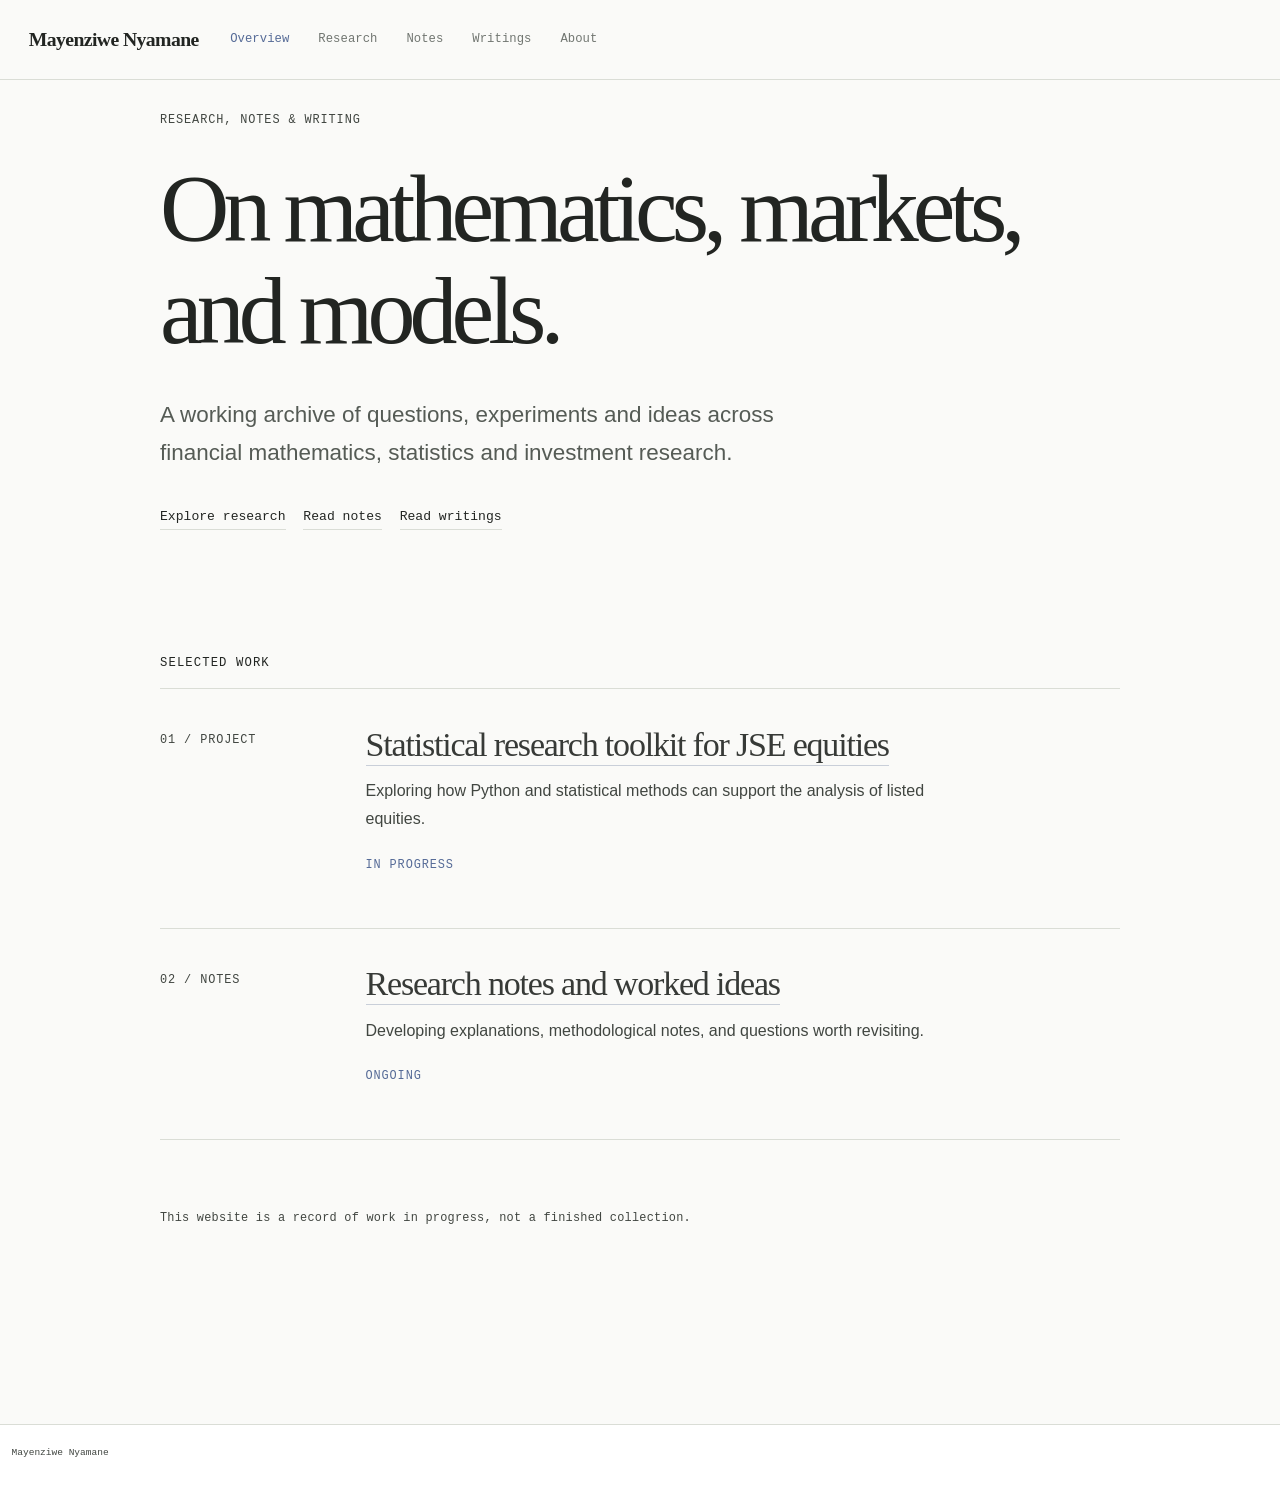
<file: index.html>
<!DOCTYPE html>
<html xmlns="http://www.w3.org/1999/xhtml" lang="en" xml:lang="en"><head>

<meta charset="utf-8">
<meta name="generator" content="quarto-1.11.9">

<meta name="viewport" content="width=device-width, initial-scale=1.0, user-scalable=yes">


<title>Overview – Mayenziwe Nyamane</title>
<style>
/* Default styles provided by pandoc.
** See https://pandoc.org/MANUAL.html#variables-for-html for config info.
*/
span.smallcaps{font-variant: small-caps;}
div.columns{display: flex; gap: 1.5em;}
div.column{flex: auto;}
@media screen {
div.columns{gap: min(4vw, 1.5em);}
div.column{overflow-x: auto;}
}
div.hanging-indent{margin-left: 1.5em; text-indent: -1.5em;}
ul.task-list{list-style: none;}
ul.task-list li input[type="checkbox"] {
  width: 0.8em;
  margin: 0 0.8em 0.2em -1em; /* quarto-specific, see https://github.com/quarto-dev/quarto-cli/issues/4556 */ 
  vertical-align: middle;
}
</style>


<script src="site_libs/quarto-nav/quarto-nav.js"></script>
<script src="site_libs/quarto-nav/headroom.min.js"></script>
<script src="site_libs/clipboard/clipboard.min.js"></script>
<script src="site_libs/quarto-search/autocomplete.umd.js"></script>
<script src="site_libs/quarto-search/fuse.min.js"></script>
<script src="site_libs/quarto-search/quarto-search.js"></script>
<meta name="quarto:offset" content="./">
<script src="site_libs/quarto-html/quarto.js" type="module"></script>
<script src="site_libs/quarto-html/tabsets/tabsets.js" type="module"></script>
<script src="site_libs/quarto-html/scrollable-regions/scrollable-regions.js" type="module"></script>
<script src="site_libs/quarto-html/popper.min.js"></script>
<script src="site_libs/quarto-html/tippy.umd.min.js"></script>
<link href="site_libs/quarto-html/tippy.css" rel="stylesheet">
<link href="site_libs/quarto-html/quarto-syntax-highlighting-63b5708e65d6cd79cd7618c58d0c21e7.css" rel="stylesheet" id="quarto-text-highlighting-styles">
<script src="site_libs/bootstrap/bootstrap.min.js"></script>
<link href="site_libs/bootstrap/bootstrap-icons.css" rel="stylesheet">
<link href="site_libs/bootstrap/bootstrap-37c1080b37d724e606ce41e6485f1dd1.min.css" rel="stylesheet" append-hash="true" id="quarto-bootstrap" data-mode="light">
<script id="quarto-search-options" type="application/json">{
  "location": "navbar",
  "copy-button": false,
  "collapse-after": 3,
  "panel-placement": "end",
  "type": "overlay",
  "limit": 50,
  "keyboard-shortcut": [
    "f",
    "/",
    "s"
  ],
  "show-item-context": false,
  "language": {
    "search-no-results-text": "No results",
    "search-matching-documents-text": "matching documents",
    "search-copy-link-title": "Copy link to search",
    "search-hide-matches-text": "Hide additional matches",
    "search-more-match-text": "more match in this document",
    "search-more-matches-text": "more matches in this document",
    "search-clear-button-title": "Clear",
    "search-text-placeholder": "",
    "search-detached-cancel-button-title": "Cancel",
    "search-submit-button-title": "Submit",
    "search-label": "Search"
  }
}</script>


<link rel="stylesheet" href="styles.css">
</head>

<body class="nav-fixed home-page quarto-light"><a id="quarto-skip-link" class="visually-hidden-focusable" href="#quarto-document-content">Skip to main content</a>

<div id="quarto-search-results"></div>
  <header id="quarto-header" class="headroom fixed-top">
    <nav class="navbar navbar-expand-lg " data-bs-theme="dark" aria-label="Site">
      <div class="navbar-container container-fluid">
      <div class="navbar-brand-container mx-auto">
    <a class="navbar-brand" href="./index.html">
    <span class="navbar-title">Mayenziwe Nyamane</span>
    </a>
  </div>
          <button class="navbar-toggler" type="button" data-bs-toggle="collapse" data-bs-target="#navbarCollapse" aria-controls="navbarCollapse" aria-expanded="false" aria-label="Toggle navigation" onclick="if (window.quartoToggleHeadroom) { window.quartoToggleHeadroom(); }">
  <span class="navbar-toggler-icon"></span>
</button>
          <div class="collapse navbar-collapse" id="navbarCollapse">
            <ul class="navbar-nav navbar-nav-scroll me-auto">
  <li class="nav-item">
    <a class="nav-link active" href="./index.html" aria-current="page"> 
<span class="menu-text">Overview</span></a>
  </li>  
  <li class="nav-item">
    <a class="nav-link" href="./research.html"> 
<span class="menu-text">Research</span></a>
  </li>  
  <li class="nav-item">
    <a class="nav-link" href="./notes.html"> 
<span class="menu-text">Notes</span></a>
  </li>  
  <li class="nav-item">
    <a class="nav-link" href="./writings.html"> 
<span class="menu-text">Writings</span></a>
  </li>  
  <li class="nav-item">
    <a class="nav-link" href="./about.html"> 
<span class="menu-text">About</span></a>
  </li>  
</ul>
          </div> <!-- /navcollapse -->
            <div class="quarto-navbar-tools">
</div>
      </div> <!-- /container-fluid -->
    </nav>
</header>
<!-- content -->
<div id="quarto-content" class="quarto-container page-columns page-rows-contents page-layout-full page-navbar">
<!-- sidebar -->
<!-- margin-sidebar -->
    
<!-- main -->
<main class="content column-page" id="quarto-document-content" tabindex="-1">

<header id="title-block-header" class="quarto-title-block default">
<div class="quarto-title">
<h1 class="title">Overview</h1>
</div>



<div class="quarto-title-meta column-page">

    
  
    
  </div>
  


</header>


<div class="eyebrow">
<p>RESEARCH, NOTES &amp; WRITING</p>
</div>
<section id="on-mathematics-markets-and-models." class="level1 hero-title">
<h1 class="hero-title">On mathematics, markets, and models.</h1>
<div class="hero-description">
<p>A working archive of questions, experiments and ideas across financial mathematics, statistics and investment research.</p>
</div>
<p><a href="./research.html" class="quiet-link">Explore research</a> &nbsp;&nbsp; <a href="./notes.html" class="quiet-link">Read notes</a> &nbsp;&nbsp; <a href="./writings.html" class="quiet-link">Read writings</a></p>
<section id="selected-work" class="level2 section-title">
<h2 class="section-title" data-anchor-id="selected-work">Selected work</h2>
<div class="research-item">
<div class="item-tag">
<p>01 / PROJECT</p>
</div>
<section id="statistical-research-toolkit-for-jse-equities" class="level3 item-body">
<h3 data-anchor-id="statistical-research-toolkit-for-jse-equities"><a href="./research.html">Statistical research toolkit for JSE equities</a></h3>
<p>Exploring how Python and statistical methods can support the analysis of listed equities.</p>
<p><span class="status">IN PROGRESS</span></p>
</section>
</div>
<div class="research-item">
<div class="item-tag">
<p>02 / NOTES</p>
</div>
<section id="research-notes-and-worked-ideas" class="level3 item-body">
<h3 data-anchor-id="research-notes-and-worked-ideas"><a href="./notes.html">Research notes and worked ideas</a></h3>
<p>Developing explanations, methodological notes, and questions worth revisiting.</p>
<p><span class="status">ONGOING</span></p>
</section>
</div>
<div class="closing-note">
<p>This website is a record of work in progress, not a finished collection.</p>
</div>


</section>
</section>

</main> <!-- /main -->
<script id="quarto-html-after-body" type="application/javascript">
  window.document.addEventListener("DOMContentLoaded", function (event) {
    const isCodeAnnotation = (el) => {
      for (const clz of el.classList) {
        if (clz.startsWith('code-annotation-')) {                     
          return true;
        }
      }
      return false;
    }
    const onCopySuccess = function(e) {
      // button target
      const button = e.trigger;
      // don't keep focus
      button.blur();
      // flash "checked"
      button.classList.add('code-copy-button-checked');
      var currentTitle = button.getAttribute("title");
      button.setAttribute("title", "Copied!");
      let tooltip;
      if (window.bootstrap) {
        button.setAttribute("data-bs-toggle", "tooltip");
        button.setAttribute("data-bs-placement", "left");
        button.setAttribute("data-bs-title", "Copied!");
        tooltip = new bootstrap.Tooltip(button, 
          { trigger: "manual", 
            customClass: "code-copy-button-tooltip",
            offset: [0, -8]});
        tooltip.show();    
      }
      setTimeout(function() {
        if (tooltip) {
          tooltip.hide();
          button.removeAttribute("data-bs-title");
          button.removeAttribute("data-bs-toggle");
          button.removeAttribute("data-bs-placement");
        }
        button.setAttribute("title", currentTitle);
        button.classList.remove('code-copy-button-checked');
      }, 1000);
      // clear code selection
      e.clearSelection();
    }
    const getTextToCopy = function(trigger) {
      const outerScaffold = trigger.parentElement.cloneNode(true);
      const codeEl = outerScaffold.querySelector('code');
      for (const childEl of codeEl.children) {
        if (isCodeAnnotation(childEl)) {
          childEl.remove();
        }
      }
      return codeEl.innerText;
    }
    const clipboard = new window.ClipboardJS('.code-copy-button:not([data-in-quarto-modal])', {
      text: getTextToCopy
    });
    clipboard.on('success', onCopySuccess);
    if (window.document.getElementById('quarto-embedded-source-code-modal')) {
      const clipboardModal = new window.ClipboardJS('.code-copy-button[data-in-quarto-modal]', {
        text: getTextToCopy,
        container: window.document.getElementById('quarto-embedded-source-code-modal')
      });
      clipboardModal.on('success', onCopySuccess);
    }
      var localhostRegex = new RegExp(/^(?:http|https):\/\/localhost\:?[0-9]*\//);
      var mailtoRegex = new RegExp(/^mailto:/);
        var filterRegex = new RegExp("https:\/\/nyamane-9\.github\.io\/quant-research\/");
      var isInternal = (href) => {
          return filterRegex.test(href) || localhostRegex.test(href) || mailtoRegex.test(href);
      }
      // Inspect non-navigation links and adorn them if external
      window.quartoDecorateExternalLinks = function (root) {
     var links = (root || window.document).querySelectorAll('a[href]:not(.nav-link):not(.navbar-brand):not(.toc-action):not(.sidebar-link):not(.sidebar-item-toggle):not(.pagination-link):not(.no-external):not([aria-hidden]):not(.dropdown-item):not(.quarto-navigation-tool):not(.about-link)');
      for (var i=0; i<links.length; i++) {
        const link = links[i];
        if (!isInternal(link.href)) {
          // undo the damage that might have been done by quarto-nav.js in the case of
          // links that we want to consider external
          if (link.dataset.originalHref !== undefined) {
            link.href = link.dataset.originalHref;
          }
          if (!link.classList.contains('no-external-icon')) {
          }
        }
      }
      };
      window.quartoDecorateExternalLinks(window.document);
    // Esc closes the popup (WCAG 1.4.13) and focus leaving both trigger and
    // popup closes it (WCAG 2.4.11); tippy handles neither for interactive popups.
    const hideOnEscAndFocusOut = {
      name: 'hideOnEscAndFocusOut',
      defaultValue: true,
      fn(instance) {
        const dismiss = () => {
          // A show scheduled by the trigger delay would otherwise reopen it
          instance.clearDelayTimeouts();
          instance.hide();
        };
        const onKeyDown = (event) => {
          if (event.key !== 'Escape') {
            return;
          }
          // Keep Esc from also reaching page handlers (e.g. reveal.js overview),
          // except an open reveal.js slide menu, which Esc should close too.
          // The menu handles keys only when its keyboard option is on.
          const menuHandlesEsc = window.Reveal?.getPlugin?.('menu')?.isOpen() &&
            window.Reveal.getConfig().menu?.keyboard !== false;
          if (!menuHandlesEsc) {
            event.stopPropagation();
          }
          if (instance.popper.contains(window.document.activeElement)) {
            // Disabled while refocusing so the focus trigger does not reopen it
            instance.disable();
            instance.reference.focus();
            instance.enable();
          }
          dismiss();
        };
        const onFocusOut = (event) => {
          const target = event.relatedTarget;
          if (target && !instance.reference.contains(target) &&
              !instance.popper.contains(target)) {
            dismiss();
          }
        };
        // On the trigger too: a click trigger (code-annotations: select) has no
        // blur handling. Attached for the instance's lifetime so leaving the
        // trigger also cancels a show still pending on the trigger delay.
        instance.reference.addEventListener('focusout', onFocusOut);
        return {
          onShow() {
            window.document.addEventListener('keydown', onKeyDown, true);
            instance.popper.addEventListener('focusout', onFocusOut);
          },
          onHide() {
            window.document.removeEventListener('keydown', onKeyDown, true);
            instance.popper.removeEventListener('focusout', onFocusOut);
          },
          onDestroy() {
            instance.reference.removeEventListener('focusout', onFocusOut);
          },
        };
      },
    };
    function tippyHover(el, contentFn, onTriggerFn, onUntriggerFn) {
      const config = {
        allowHTML: true,
        maxWidth: 500,
        delay: 100,
        arrow: false,
        appendTo: function(el) {
            return el.parentElement;
        },
        interactive: true,
        interactiveBorder: 10,
        theme: 'quarto',
        placement: 'bottom-start',
        plugins: [hideOnEscAndFocusOut],
      };
      if (contentFn) {
        config.content = contentFn;
      }
      if (onTriggerFn) {
        config.onTrigger = onTriggerFn;
      }
      if (onUntriggerFn) {
        config.onUntrigger = onUntriggerFn;
      }
      window.tippy(el, config); 
    }
    const noterefs = window.document.querySelectorAll('a[role="doc-noteref"]');
    for (var i=0; i<noterefs.length; i++) {
      const ref = noterefs[i];
      tippyHover(ref, function() {
        // use id or data attribute instead here
        let href = ref.getAttribute('data-footnote-href') || ref.getAttribute('href');
        try { href = new URL(href).hash; } catch {}
        const id = href.replace(/^#\/?/, "");
        const note = window.document.getElementById(id);
        if (note) {
          return note.innerHTML;
        } else {
          return "";
        }
      });
    }
    const xrefs = window.document.querySelectorAll('a.quarto-xref');
    const processXRef = (id, note) => {
      // Strip column container classes
      const stripColumnClz = (el) => {
        el.classList.remove("page-full", "page-columns");
        if (el.children) {
          for (const child of el.children) {
            stripColumnClz(child);
          }
        }
      }
      stripColumnClz(note)
      if (id === null || id.startsWith('sec-')) {
        // Special case sections, only their first couple elements
        const container = document.createElement("div");
        if (note.children && note.children.length > 2) {
          container.appendChild(note.children[0].cloneNode(true));
          for (let i = 1; i < note.children.length; i++) {
            const child = note.children[i];
            if (child.tagName === "P" && child.innerText === "") {
              continue;
            } else {
              container.appendChild(child.cloneNode(true));
              break;
            }
          }
          if (window.Quarto?.typesetMath) {
            window.Quarto.typesetMath(container);
          }
          return container.innerHTML
        } else {
          if (window.Quarto?.typesetMath) {
            window.Quarto.typesetMath(note);
          }
          return note.innerHTML;
        }
      } else {
        // Remove any anchor links if they are present
        const anchorLink = note.querySelector('a.anchorjs-link');
        if (anchorLink) {
          anchorLink.remove();
        }
        if (window.Quarto?.typesetMath) {
          window.Quarto.typesetMath(note);
        }
        if (note.classList.contains("callout")) {
          return note.outerHTML;
        } else {
          return note.innerHTML;
        }
      }
    }
    for (var i=0; i<xrefs.length; i++) {
      const xref = xrefs[i];
      tippyHover(xref, undefined, function(instance) {
        instance.disable();
        let url = xref.getAttribute('href');
        let hash = undefined; 
        if (url.startsWith('#')) {
          hash = url;
        } else {
          try { hash = new URL(url).hash; } catch {}
        }
        if (hash) {
          const id = hash.replace(/^#\/?/, "");
          const note = window.document.getElementById(id);
          if (note !== null) {
            try {
              const html = processXRef(id, note.cloneNode(true));
              instance.setContent(html);
            } finally {
              instance.enable();
              instance.show();
            }
          } else {
            // See if we can fetch this
            fetch(url.split('#')[0])
            .then(res => res.text())
            .then(html => {
              const parser = new DOMParser();
              const htmlDoc = parser.parseFromString(html, "text/html");
              const note = htmlDoc.getElementById(id);
              if (note !== null) {
                const html = processXRef(id, note);
                instance.setContent(html);
              } 
            }).finally(() => {
              instance.enable();
              instance.show();
            });
          }
        } else {
          // See if we can fetch a full url (with no hash to target)
          // This is a special case and we should probably do some content thinning / targeting
          fetch(url)
          .then(res => res.text())
          .then(html => {
            const parser = new DOMParser();
            const htmlDoc = parser.parseFromString(html, "text/html");
            const note = htmlDoc.querySelector('main.content');
            if (note !== null) {
              // This should only happen for chapter cross references
              // (since there is no id in the URL)
              // remove the first header
              if (note.children.length > 0 && note.children[0].tagName === "HEADER") {
                note.children[0].remove();
              }
              const html = processXRef(null, note);
              instance.setContent(html);
            } 
          }).finally(() => {
            instance.enable();
            instance.show();
          });
        }
      }, function(instance) {
      });
    }
        let selectedAnnoteEl;
        const selectorForAnnotation = ( cell, annotation) => {
          let cellAttr = 'data-code-cell="' + cell + '"';
          let lineAttr = 'data-code-annotation="' +  annotation + '"';
          const selector = 'span[' + cellAttr + '][' + lineAttr + ']';
          return selector;
        }
        const selectCodeLines = (annoteEl) => {
          const doc = window.document;
          const targetCell = annoteEl.getAttribute("data-target-cell");
          const targetAnnotation = annoteEl.getAttribute("data-target-annotation");
          const annoteSpan = window.document.querySelector(selectorForAnnotation(targetCell, targetAnnotation));
          const lines = annoteSpan.getAttribute("data-code-lines").split(",");
          const lineIds = lines.map((line) => {
            return targetCell + "-" + line;
          })
          // Each band is positioned against its own containing block, which is
          // not the offsetParent of the lines, so place it from client rects.
          const placeBand = (band, firstEl, lastEl, codeBlock) => {
            const container = band.offsetParent;
            if (container === null) {
              return;
            }
            const containerRect = container.getBoundingClientRect();
            // Reveal.js scales slides with a transform, so convert client
            // pixels back to the CSS pixels of the container.
            const scale = containerRect.height / container.offsetHeight || 1;
            const firstRect = firstEl.getBoundingClientRect();
            const lastRect = lastEl.getBoundingClientRect();
            const top = (firstRect.top - containerRect.top) / scale - container.clientTop + container.scrollTop;
            const height = (lastRect.bottom - firstRect.top) / scale;
            band.style.top = top - 2 + "px";
            band.style.height = height + 4 + "px";
            if (codeBlock) {
              // Without the copy button wrapper, the containing block is wider
              // than the code block, so span the code block explicitly.
              const blockRect = codeBlock.getBoundingClientRect();
              band.style.left = (blockRect.left - containerRect.left) / scale - container.clientLeft + container.scrollLeft + "px";
              band.style.width = blockRect.width / scale + "px";
            }
          };
          if (lineIds.length > 0) {
            const el = window.document.getElementById(lineIds[0]);
            const lastEl = window.document.getElementById(lineIds[lineIds.length - 1]);
            const parent = el.parentElement.parentElement;
            // cook up a div (if necessary) and position it
            let div = window.document.getElementById("code-annotation-line-highlight");
            if (div === null) {
              div = window.document.createElement("div");
              div.setAttribute("id", "code-annotation-line-highlight");
              div.style.position = 'absolute';
              parent.appendChild(div);
            }
            placeBand(div, el, lastEl, parent.closest("div.sourceCode") || parent);
            let gutterDiv = window.document.getElementById("code-annotation-line-highlight-gutter");
            if (gutterDiv === null) {
              gutterDiv = window.document.createElement("div");
              gutterDiv.setAttribute("id", "code-annotation-line-highlight-gutter");
              gutterDiv.style.position = 'absolute';
              const codeCell = window.document.getElementById(targetCell);
              const gutter = codeCell.querySelector('.code-annotation-gutter');
              gutter.appendChild(gutterDiv);
            }
            placeBand(gutterDiv, el, lastEl);
            selectedAnnoteEl = annoteEl;
          }
        };
        const unselectCodeLines = () => {
          const elementsIds = ["code-annotation-line-highlight", "code-annotation-line-highlight-gutter"];
          elementsIds.forEach((elId) => {
            const div = window.document.getElementById(elId);
            if (div) {
              div.remove();
            }
          });
          selectedAnnoteEl = undefined;
        };
          // Handle positioning of the toggle
      window.addEventListener(
        "resize",
        throttle(() => {
          elRect = undefined;
          if (selectedAnnoteEl) {
            selectCodeLines(selectedAnnoteEl);
          }
        }, 10)
      );
      function throttle(fn, ms) {
      let throttle = false;
      let timer;
        return (...args) => {
          if(!throttle) { // first call gets through
              fn.apply(this, args);
              throttle = true;
          } else { // all the others get throttled
              if(timer) clearTimeout(timer); // cancel #2
              timer = setTimeout(() => {
                fn.apply(this, args);
                timer = throttle = false;
              }, ms);
          }
        };
      }
        // Attach click handler to the DT
        const annoteDls = window.document.querySelectorAll('dt[data-target-cell]');
        for (const annoteDlNode of annoteDls) {
          annoteDlNode.addEventListener('click', (event) => {
            const clickedEl = event.target;
            if (clickedEl !== selectedAnnoteEl) {
              unselectCodeLines();
              const activeEl = window.document.querySelector('dt[data-target-cell].code-annotation-active');
              if (activeEl) {
                activeEl.classList.remove('code-annotation-active');
              }
              selectCodeLines(clickedEl);
              clickedEl.classList.add('code-annotation-active');
            } else {
              // Unselect the line
              unselectCodeLines();
              clickedEl.classList.remove('code-annotation-active');
            }
          });
        }
    const findCites = (el) => {
      const parentEl = el.parentElement;
      if (parentEl) {
        const cites = parentEl.dataset.cites;
        if (cites) {
          return {
            el,
            cites: cites.split(' ')
          };
        } else {
          return findCites(el.parentElement)
        }
      } else {
        return undefined;
      }
    };
    var bibliorefs = window.document.querySelectorAll('a[role="doc-biblioref"]');
    for (var i=0; i<bibliorefs.length; i++) {
      const ref = bibliorefs[i];
      const citeInfo = findCites(ref);
      if (citeInfo) {
        tippyHover(citeInfo.el, function() {
          var popup = window.document.createElement('div');
          citeInfo.cites.forEach(function(cite) {
            var citeDiv = window.document.createElement('div');
            citeDiv.classList.add('hanging-indent');
            citeDiv.classList.add('csl-entry');
            var biblioDiv = window.document.getElementById('ref-' + cite);
            if (biblioDiv) {
              citeDiv.innerHTML = biblioDiv.innerHTML;
            }
            popup.appendChild(citeDiv);
          });
          return popup.innerHTML;
        });
      }
    }
  });
  </script>
  <script type="application/javascript">
  window.quartoScrollableRegionsLabels = {"code":"Scrollable code","output":"Scrollable output"};
  </script>
</div> <!-- /content -->
<footer class="footer">
  <div class="nav-footer">
    <div class="nav-footer-left">
<p>Mayenziwe Nyamane</p>
</div>   
    <div class="nav-footer-center">
      &nbsp;
    </div>
    <div class="nav-footer-right">
      &nbsp;
    </div>
  </div>
</footer>




</body></html>
</file>
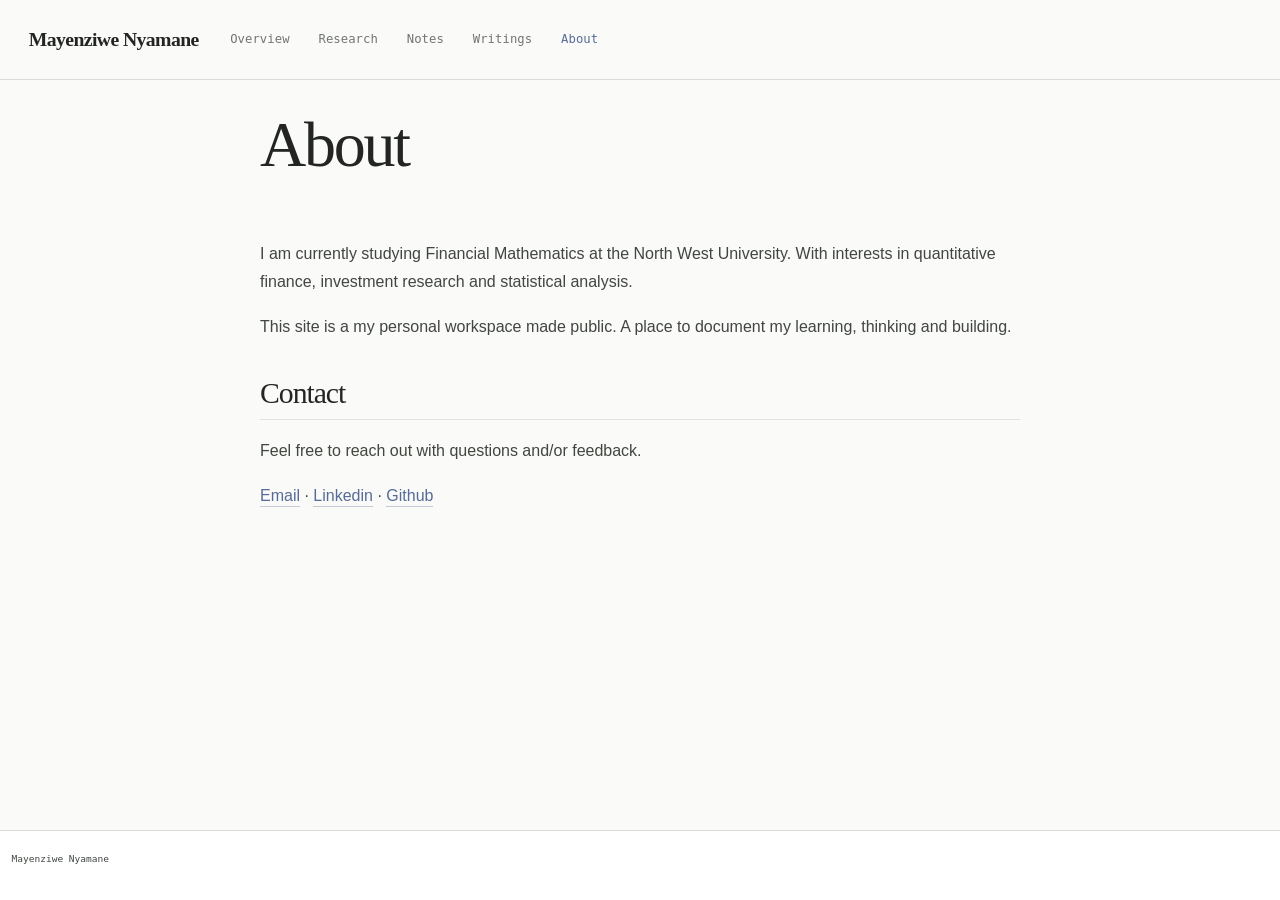
<file: about.html>
<!DOCTYPE html>
<html xmlns="http://www.w3.org/1999/xhtml" lang="en" xml:lang="en"><head>

<meta charset="utf-8">
<meta name="generator" content="quarto-1.11.9">

<meta name="viewport" content="width=device-width, initial-scale=1.0, user-scalable=yes">


<title>About – Mayenziwe Nyamane</title>
<style>
/* Default styles provided by pandoc.
** See https://pandoc.org/MANUAL.html#variables-for-html for config info.
*/
span.smallcaps{font-variant: small-caps;}
div.columns{display: flex; gap: 1.5em;}
div.column{flex: auto;}
@media screen {
div.columns{gap: min(4vw, 1.5em);}
div.column{overflow-x: auto;}
}
div.hanging-indent{margin-left: 1.5em; text-indent: -1.5em;}
ul.task-list{list-style: none;}
ul.task-list li input[type="checkbox"] {
  width: 0.8em;
  margin: 0 0.8em 0.2em -1em; /* quarto-specific, see https://github.com/quarto-dev/quarto-cli/issues/4556 */ 
  vertical-align: middle;
}
</style>


<script src="site_libs/quarto-nav/quarto-nav.js"></script>
<script src="site_libs/quarto-nav/headroom.min.js"></script>
<script src="site_libs/clipboard/clipboard.min.js"></script>
<script src="site_libs/quarto-search/autocomplete.umd.js"></script>
<script src="site_libs/quarto-search/fuse.min.js"></script>
<script src="site_libs/quarto-search/quarto-search.js"></script>
<meta name="quarto:offset" content="./">
<script src="site_libs/quarto-html/quarto.js" type="module"></script>
<script src="site_libs/quarto-html/tabsets/tabsets.js" type="module"></script>
<script src="site_libs/quarto-html/scrollable-regions/scrollable-regions.js" type="module"></script>
<script src="site_libs/quarto-html/popper.min.js"></script>
<script src="site_libs/quarto-html/tippy.umd.min.js"></script>
<link href="site_libs/quarto-html/tippy.css" rel="stylesheet">
<link href="site_libs/quarto-html/quarto-syntax-highlighting-63b5708e65d6cd79cd7618c58d0c21e7.css" rel="stylesheet" id="quarto-text-highlighting-styles">
<script src="site_libs/bootstrap/bootstrap.min.js"></script>
<link href="site_libs/bootstrap/bootstrap-icons.css" rel="stylesheet">
<link href="site_libs/bootstrap/bootstrap-37c1080b37d724e606ce41e6485f1dd1.min.css" rel="stylesheet" append-hash="true" id="quarto-bootstrap" data-mode="light">
<script id="quarto-search-options" type="application/json">{
  "location": "navbar",
  "copy-button": false,
  "collapse-after": 3,
  "panel-placement": "end",
  "type": "overlay",
  "limit": 50,
  "keyboard-shortcut": [
    "f",
    "/",
    "s"
  ],
  "show-item-context": false,
  "language": {
    "search-no-results-text": "No results",
    "search-matching-documents-text": "matching documents",
    "search-copy-link-title": "Copy link to search",
    "search-hide-matches-text": "Hide additional matches",
    "search-more-match-text": "more match in this document",
    "search-more-matches-text": "more matches in this document",
    "search-clear-button-title": "Clear",
    "search-text-placeholder": "",
    "search-detached-cancel-button-title": "Cancel",
    "search-submit-button-title": "Submit",
    "search-label": "Search"
  }
}</script>


<link rel="stylesheet" href="styles.css">
</head>

<body class="nav-fixed fullcontent quarto-light"><a id="quarto-skip-link" class="visually-hidden-focusable" href="#quarto-document-content">Skip to main content</a>

<div id="quarto-search-results"></div>
  <header id="quarto-header" class="headroom fixed-top">
    <nav class="navbar navbar-expand-lg " data-bs-theme="dark" aria-label="Site">
      <div class="navbar-container container-fluid">
      <div class="navbar-brand-container mx-auto">
    <a class="navbar-brand" href="./index.html">
    <span class="navbar-title">Mayenziwe Nyamane</span>
    </a>
  </div>
          <button class="navbar-toggler" type="button" data-bs-toggle="collapse" data-bs-target="#navbarCollapse" aria-controls="navbarCollapse" aria-expanded="false" aria-label="Toggle navigation" onclick="if (window.quartoToggleHeadroom) { window.quartoToggleHeadroom(); }">
  <span class="navbar-toggler-icon"></span>
</button>
          <div class="collapse navbar-collapse" id="navbarCollapse">
            <ul class="navbar-nav navbar-nav-scroll me-auto">
  <li class="nav-item">
    <a class="nav-link" href="./index.html"> 
<span class="menu-text">Overview</span></a>
  </li>  
  <li class="nav-item">
    <a class="nav-link" href="./research.html"> 
<span class="menu-text">Research</span></a>
  </li>  
  <li class="nav-item">
    <a class="nav-link" href="./notes.html"> 
<span class="menu-text">Notes</span></a>
  </li>  
  <li class="nav-item">
    <a class="nav-link" href="./writings.html"> 
<span class="menu-text">Writings</span></a>
  </li>  
  <li class="nav-item">
    <a class="nav-link active" href="./about.html" aria-current="page"> 
<span class="menu-text">About</span></a>
  </li>  
</ul>
          </div> <!-- /navcollapse -->
            <div class="quarto-navbar-tools">
</div>
      </div> <!-- /container-fluid -->
    </nav>
</header>
<!-- content -->
<div id="quarto-content" class="quarto-container page-columns page-rows-contents page-layout-article page-navbar">
<!-- sidebar -->
<!-- margin-sidebar -->
    
<!-- main -->
<main class="content" id="quarto-document-content" tabindex="-1">

<header id="title-block-header" class="quarto-title-block default">
<div class="quarto-title">
<h1 class="title">About</h1>
</div>



<div class="quarto-title-meta">

    
  
    
  </div>
  


</header>


<p>I am currently studying Financial Mathematics at the North West University. With interests in quantitative finance, investment research and statistical analysis.</p>
<p>This site is a my personal workspace made public. A place to document my learning, thinking and building.</p>
<section id="contact" class="level2">
<h2 data-anchor-id="contact">Contact</h2>
<p>Feel free to reach out with questions and/or feedback.</p>
<p><a href="mailto:mayenzi.nyamane@gmail.com">Email</a> · <a href="https://www.linkedin.com/in/mayenziwe-nyamane-620a3b2b7/">Linkedin</a> · <a href="https://github.com/nyamane-9">Github</a></p>


</section>

</main> <!-- /main -->
<script id="quarto-html-after-body" type="application/javascript">
  window.document.addEventListener("DOMContentLoaded", function (event) {
    const isCodeAnnotation = (el) => {
      for (const clz of el.classList) {
        if (clz.startsWith('code-annotation-')) {                     
          return true;
        }
      }
      return false;
    }
    const onCopySuccess = function(e) {
      // button target
      const button = e.trigger;
      // don't keep focus
      button.blur();
      // flash "checked"
      button.classList.add('code-copy-button-checked');
      var currentTitle = button.getAttribute("title");
      button.setAttribute("title", "Copied!");
      let tooltip;
      if (window.bootstrap) {
        button.setAttribute("data-bs-toggle", "tooltip");
        button.setAttribute("data-bs-placement", "left");
        button.setAttribute("data-bs-title", "Copied!");
        tooltip = new bootstrap.Tooltip(button, 
          { trigger: "manual", 
            customClass: "code-copy-button-tooltip",
            offset: [0, -8]});
        tooltip.show();    
      }
      setTimeout(function() {
        if (tooltip) {
          tooltip.hide();
          button.removeAttribute("data-bs-title");
          button.removeAttribute("data-bs-toggle");
          button.removeAttribute("data-bs-placement");
        }
        button.setAttribute("title", currentTitle);
        button.classList.remove('code-copy-button-checked');
      }, 1000);
      // clear code selection
      e.clearSelection();
    }
    const getTextToCopy = function(trigger) {
      const outerScaffold = trigger.parentElement.cloneNode(true);
      const codeEl = outerScaffold.querySelector('code');
      for (const childEl of codeEl.children) {
        if (isCodeAnnotation(childEl)) {
          childEl.remove();
        }
      }
      return codeEl.innerText;
    }
    const clipboard = new window.ClipboardJS('.code-copy-button:not([data-in-quarto-modal])', {
      text: getTextToCopy
    });
    clipboard.on('success', onCopySuccess);
    if (window.document.getElementById('quarto-embedded-source-code-modal')) {
      const clipboardModal = new window.ClipboardJS('.code-copy-button[data-in-quarto-modal]', {
        text: getTextToCopy,
        container: window.document.getElementById('quarto-embedded-source-code-modal')
      });
      clipboardModal.on('success', onCopySuccess);
    }
      var localhostRegex = new RegExp(/^(?:http|https):\/\/localhost\:?[0-9]*\//);
      var mailtoRegex = new RegExp(/^mailto:/);
        var filterRegex = new RegExp("https:\/\/nyamane-9\.github\.io\/quant-research\/");
      var isInternal = (href) => {
          return filterRegex.test(href) || localhostRegex.test(href) || mailtoRegex.test(href);
      }
      // Inspect non-navigation links and adorn them if external
      window.quartoDecorateExternalLinks = function (root) {
     var links = (root || window.document).querySelectorAll('a[href]:not(.nav-link):not(.navbar-brand):not(.toc-action):not(.sidebar-link):not(.sidebar-item-toggle):not(.pagination-link):not(.no-external):not([aria-hidden]):not(.dropdown-item):not(.quarto-navigation-tool):not(.about-link)');
      for (var i=0; i<links.length; i++) {
        const link = links[i];
        if (!isInternal(link.href)) {
          // undo the damage that might have been done by quarto-nav.js in the case of
          // links that we want to consider external
          if (link.dataset.originalHref !== undefined) {
            link.href = link.dataset.originalHref;
          }
          if (!link.classList.contains('no-external-icon')) {
          }
        }
      }
      };
      window.quartoDecorateExternalLinks(window.document);
    // Esc closes the popup (WCAG 1.4.13) and focus leaving both trigger and
    // popup closes it (WCAG 2.4.11); tippy handles neither for interactive popups.
    const hideOnEscAndFocusOut = {
      name: 'hideOnEscAndFocusOut',
      defaultValue: true,
      fn(instance) {
        const dismiss = () => {
          // A show scheduled by the trigger delay would otherwise reopen it
          instance.clearDelayTimeouts();
          instance.hide();
        };
        const onKeyDown = (event) => {
          if (event.key !== 'Escape') {
            return;
          }
          // Keep Esc from also reaching page handlers (e.g. reveal.js overview),
          // except an open reveal.js slide menu, which Esc should close too.
          // The menu handles keys only when its keyboard option is on.
          const menuHandlesEsc = window.Reveal?.getPlugin?.('menu')?.isOpen() &&
            window.Reveal.getConfig().menu?.keyboard !== false;
          if (!menuHandlesEsc) {
            event.stopPropagation();
          }
          if (instance.popper.contains(window.document.activeElement)) {
            // Disabled while refocusing so the focus trigger does not reopen it
            instance.disable();
            instance.reference.focus();
            instance.enable();
          }
          dismiss();
        };
        const onFocusOut = (event) => {
          const target = event.relatedTarget;
          if (target && !instance.reference.contains(target) &&
              !instance.popper.contains(target)) {
            dismiss();
          }
        };
        // On the trigger too: a click trigger (code-annotations: select) has no
        // blur handling. Attached for the instance's lifetime so leaving the
        // trigger also cancels a show still pending on the trigger delay.
        instance.reference.addEventListener('focusout', onFocusOut);
        return {
          onShow() {
            window.document.addEventListener('keydown', onKeyDown, true);
            instance.popper.addEventListener('focusout', onFocusOut);
          },
          onHide() {
            window.document.removeEventListener('keydown', onKeyDown, true);
            instance.popper.removeEventListener('focusout', onFocusOut);
          },
          onDestroy() {
            instance.reference.removeEventListener('focusout', onFocusOut);
          },
        };
      },
    };
    function tippyHover(el, contentFn, onTriggerFn, onUntriggerFn) {
      const config = {
        allowHTML: true,
        maxWidth: 500,
        delay: 100,
        arrow: false,
        appendTo: function(el) {
            return el.parentElement;
        },
        interactive: true,
        interactiveBorder: 10,
        theme: 'quarto',
        placement: 'bottom-start',
        plugins: [hideOnEscAndFocusOut],
      };
      if (contentFn) {
        config.content = contentFn;
      }
      if (onTriggerFn) {
        config.onTrigger = onTriggerFn;
      }
      if (onUntriggerFn) {
        config.onUntrigger = onUntriggerFn;
      }
      window.tippy(el, config); 
    }
    const noterefs = window.document.querySelectorAll('a[role="doc-noteref"]');
    for (var i=0; i<noterefs.length; i++) {
      const ref = noterefs[i];
      tippyHover(ref, function() {
        // use id or data attribute instead here
        let href = ref.getAttribute('data-footnote-href') || ref.getAttribute('href');
        try { href = new URL(href).hash; } catch {}
        const id = href.replace(/^#\/?/, "");
        const note = window.document.getElementById(id);
        if (note) {
          return note.innerHTML;
        } else {
          return "";
        }
      });
    }
    const xrefs = window.document.querySelectorAll('a.quarto-xref');
    const processXRef = (id, note) => {
      // Strip column container classes
      const stripColumnClz = (el) => {
        el.classList.remove("page-full", "page-columns");
        if (el.children) {
          for (const child of el.children) {
            stripColumnClz(child);
          }
        }
      }
      stripColumnClz(note)
      if (id === null || id.startsWith('sec-')) {
        // Special case sections, only their first couple elements
        const container = document.createElement("div");
        if (note.children && note.children.length > 2) {
          container.appendChild(note.children[0].cloneNode(true));
          for (let i = 1; i < note.children.length; i++) {
            const child = note.children[i];
            if (child.tagName === "P" && child.innerText === "") {
              continue;
            } else {
              container.appendChild(child.cloneNode(true));
              break;
            }
          }
          if (window.Quarto?.typesetMath) {
            window.Quarto.typesetMath(container);
          }
          return container.innerHTML
        } else {
          if (window.Quarto?.typesetMath) {
            window.Quarto.typesetMath(note);
          }
          return note.innerHTML;
        }
      } else {
        // Remove any anchor links if they are present
        const anchorLink = note.querySelector('a.anchorjs-link');
        if (anchorLink) {
          anchorLink.remove();
        }
        if (window.Quarto?.typesetMath) {
          window.Quarto.typesetMath(note);
        }
        if (note.classList.contains("callout")) {
          return note.outerHTML;
        } else {
          return note.innerHTML;
        }
      }
    }
    for (var i=0; i<xrefs.length; i++) {
      const xref = xrefs[i];
      tippyHover(xref, undefined, function(instance) {
        instance.disable();
        let url = xref.getAttribute('href');
        let hash = undefined; 
        if (url.startsWith('#')) {
          hash = url;
        } else {
          try { hash = new URL(url).hash; } catch {}
        }
        if (hash) {
          const id = hash.replace(/^#\/?/, "");
          const note = window.document.getElementById(id);
          if (note !== null) {
            try {
              const html = processXRef(id, note.cloneNode(true));
              instance.setContent(html);
            } finally {
              instance.enable();
              instance.show();
            }
          } else {
            // See if we can fetch this
            fetch(url.split('#')[0])
            .then(res => res.text())
            .then(html => {
              const parser = new DOMParser();
              const htmlDoc = parser.parseFromString(html, "text/html");
              const note = htmlDoc.getElementById(id);
              if (note !== null) {
                const html = processXRef(id, note);
                instance.setContent(html);
              } 
            }).finally(() => {
              instance.enable();
              instance.show();
            });
          }
        } else {
          // See if we can fetch a full url (with no hash to target)
          // This is a special case and we should probably do some content thinning / targeting
          fetch(url)
          .then(res => res.text())
          .then(html => {
            const parser = new DOMParser();
            const htmlDoc = parser.parseFromString(html, "text/html");
            const note = htmlDoc.querySelector('main.content');
            if (note !== null) {
              // This should only happen for chapter cross references
              // (since there is no id in the URL)
              // remove the first header
              if (note.children.length > 0 && note.children[0].tagName === "HEADER") {
                note.children[0].remove();
              }
              const html = processXRef(null, note);
              instance.setContent(html);
            } 
          }).finally(() => {
            instance.enable();
            instance.show();
          });
        }
      }, function(instance) {
      });
    }
        let selectedAnnoteEl;
        const selectorForAnnotation = ( cell, annotation) => {
          let cellAttr = 'data-code-cell="' + cell + '"';
          let lineAttr = 'data-code-annotation="' +  annotation + '"';
          const selector = 'span[' + cellAttr + '][' + lineAttr + ']';
          return selector;
        }
        const selectCodeLines = (annoteEl) => {
          const doc = window.document;
          const targetCell = annoteEl.getAttribute("data-target-cell");
          const targetAnnotation = annoteEl.getAttribute("data-target-annotation");
          const annoteSpan = window.document.querySelector(selectorForAnnotation(targetCell, targetAnnotation));
          const lines = annoteSpan.getAttribute("data-code-lines").split(",");
          const lineIds = lines.map((line) => {
            return targetCell + "-" + line;
          })
          // Each band is positioned against its own containing block, which is
          // not the offsetParent of the lines, so place it from client rects.
          const placeBand = (band, firstEl, lastEl, codeBlock) => {
            const container = band.offsetParent;
            if (container === null) {
              return;
            }
            const containerRect = container.getBoundingClientRect();
            // Reveal.js scales slides with a transform, so convert client
            // pixels back to the CSS pixels of the container.
            const scale = containerRect.height / container.offsetHeight || 1;
            const firstRect = firstEl.getBoundingClientRect();
            const lastRect = lastEl.getBoundingClientRect();
            const top = (firstRect.top - containerRect.top) / scale - container.clientTop + container.scrollTop;
            const height = (lastRect.bottom - firstRect.top) / scale;
            band.style.top = top - 2 + "px";
            band.style.height = height + 4 + "px";
            if (codeBlock) {
              // Without the copy button wrapper, the containing block is wider
              // than the code block, so span the code block explicitly.
              const blockRect = codeBlock.getBoundingClientRect();
              band.style.left = (blockRect.left - containerRect.left) / scale - container.clientLeft + container.scrollLeft + "px";
              band.style.width = blockRect.width / scale + "px";
            }
          };
          if (lineIds.length > 0) {
            const el = window.document.getElementById(lineIds[0]);
            const lastEl = window.document.getElementById(lineIds[lineIds.length - 1]);
            const parent = el.parentElement.parentElement;
            // cook up a div (if necessary) and position it
            let div = window.document.getElementById("code-annotation-line-highlight");
            if (div === null) {
              div = window.document.createElement("div");
              div.setAttribute("id", "code-annotation-line-highlight");
              div.style.position = 'absolute';
              parent.appendChild(div);
            }
            placeBand(div, el, lastEl, parent.closest("div.sourceCode") || parent);
            let gutterDiv = window.document.getElementById("code-annotation-line-highlight-gutter");
            if (gutterDiv === null) {
              gutterDiv = window.document.createElement("div");
              gutterDiv.setAttribute("id", "code-annotation-line-highlight-gutter");
              gutterDiv.style.position = 'absolute';
              const codeCell = window.document.getElementById(targetCell);
              const gutter = codeCell.querySelector('.code-annotation-gutter');
              gutter.appendChild(gutterDiv);
            }
            placeBand(gutterDiv, el, lastEl);
            selectedAnnoteEl = annoteEl;
          }
        };
        const unselectCodeLines = () => {
          const elementsIds = ["code-annotation-line-highlight", "code-annotation-line-highlight-gutter"];
          elementsIds.forEach((elId) => {
            const div = window.document.getElementById(elId);
            if (div) {
              div.remove();
            }
          });
          selectedAnnoteEl = undefined;
        };
          // Handle positioning of the toggle
      window.addEventListener(
        "resize",
        throttle(() => {
          elRect = undefined;
          if (selectedAnnoteEl) {
            selectCodeLines(selectedAnnoteEl);
          }
        }, 10)
      );
      function throttle(fn, ms) {
      let throttle = false;
      let timer;
        return (...args) => {
          if(!throttle) { // first call gets through
              fn.apply(this, args);
              throttle = true;
          } else { // all the others get throttled
              if(timer) clearTimeout(timer); // cancel #2
              timer = setTimeout(() => {
                fn.apply(this, args);
                timer = throttle = false;
              }, ms);
          }
        };
      }
        // Attach click handler to the DT
        const annoteDls = window.document.querySelectorAll('dt[data-target-cell]');
        for (const annoteDlNode of annoteDls) {
          annoteDlNode.addEventListener('click', (event) => {
            const clickedEl = event.target;
            if (clickedEl !== selectedAnnoteEl) {
              unselectCodeLines();
              const activeEl = window.document.querySelector('dt[data-target-cell].code-annotation-active');
              if (activeEl) {
                activeEl.classList.remove('code-annotation-active');
              }
              selectCodeLines(clickedEl);
              clickedEl.classList.add('code-annotation-active');
            } else {
              // Unselect the line
              unselectCodeLines();
              clickedEl.classList.remove('code-annotation-active');
            }
          });
        }
    const findCites = (el) => {
      const parentEl = el.parentElement;
      if (parentEl) {
        const cites = parentEl.dataset.cites;
        if (cites) {
          return {
            el,
            cites: cites.split(' ')
          };
        } else {
          return findCites(el.parentElement)
        }
      } else {
        return undefined;
      }
    };
    var bibliorefs = window.document.querySelectorAll('a[role="doc-biblioref"]');
    for (var i=0; i<bibliorefs.length; i++) {
      const ref = bibliorefs[i];
      const citeInfo = findCites(ref);
      if (citeInfo) {
        tippyHover(citeInfo.el, function() {
          var popup = window.document.createElement('div');
          citeInfo.cites.forEach(function(cite) {
            var citeDiv = window.document.createElement('div');
            citeDiv.classList.add('hanging-indent');
            citeDiv.classList.add('csl-entry');
            var biblioDiv = window.document.getElementById('ref-' + cite);
            if (biblioDiv) {
              citeDiv.innerHTML = biblioDiv.innerHTML;
            }
            popup.appendChild(citeDiv);
          });
          return popup.innerHTML;
        });
      }
    }
  });
  </script>
  <script type="application/javascript">
  window.quartoScrollableRegionsLabels = {"code":"Scrollable code","output":"Scrollable output"};
  </script>
</div> <!-- /content -->
<footer class="footer">
  <div class="nav-footer">
    <div class="nav-footer-left">
<p>Mayenziwe Nyamane</p>
</div>   
    <div class="nav-footer-center">
      &nbsp;
    </div>
    <div class="nav-footer-right">
      &nbsp;
    </div>
  </div>
</footer>




</body></html>
</file>
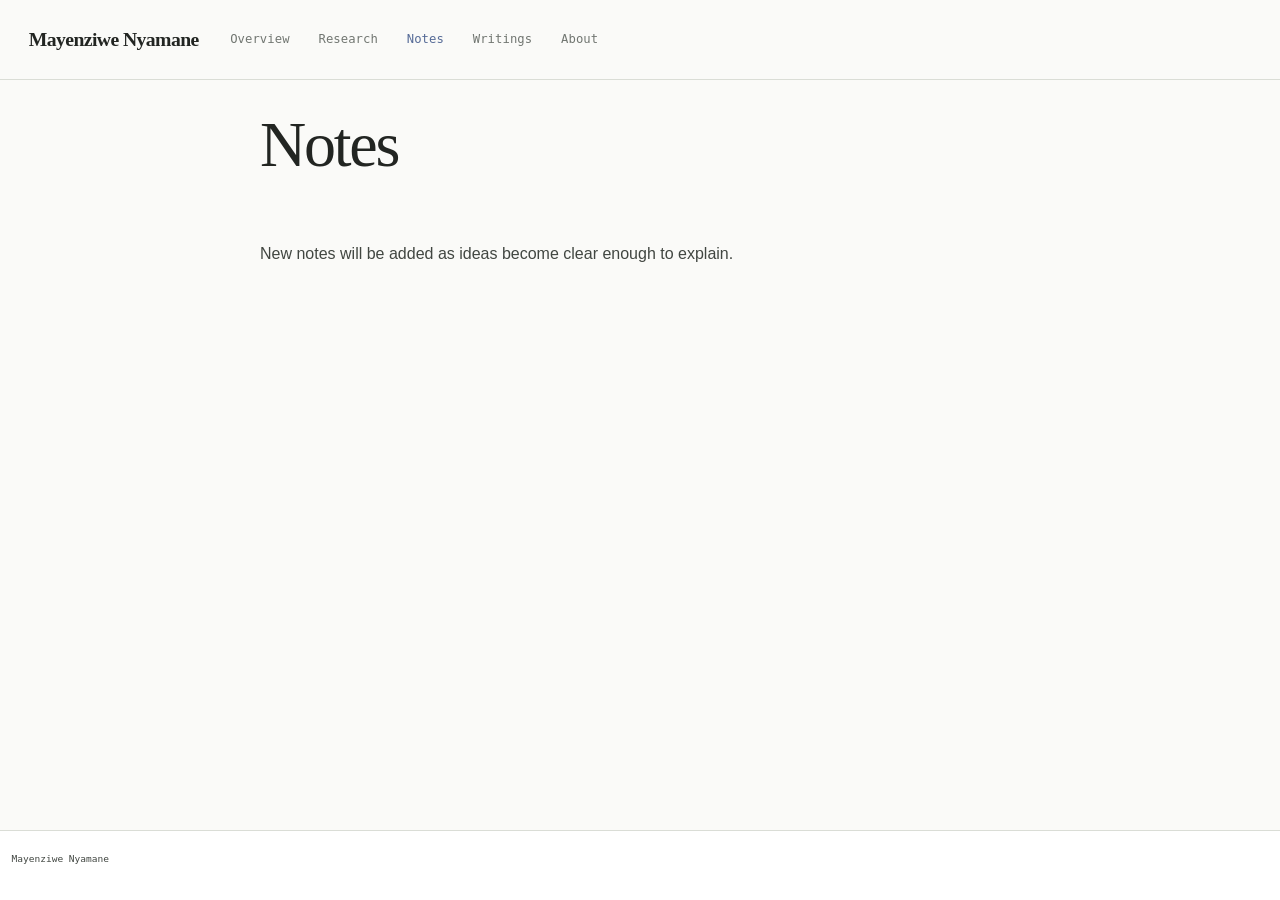
<file: notes.html>
<!DOCTYPE html>
<html xmlns="http://www.w3.org/1999/xhtml" lang="en" xml:lang="en"><head>

<meta charset="utf-8">
<meta name="generator" content="quarto-1.11.9">

<meta name="viewport" content="width=device-width, initial-scale=1.0, user-scalable=yes">


<title>Notes – Mayenziwe Nyamane</title>
<style>
/* Default styles provided by pandoc.
** See https://pandoc.org/MANUAL.html#variables-for-html for config info.
*/
span.smallcaps{font-variant: small-caps;}
div.columns{display: flex; gap: 1.5em;}
div.column{flex: auto;}
@media screen {
div.columns{gap: min(4vw, 1.5em);}
div.column{overflow-x: auto;}
}
div.hanging-indent{margin-left: 1.5em; text-indent: -1.5em;}
ul.task-list{list-style: none;}
ul.task-list li input[type="checkbox"] {
  width: 0.8em;
  margin: 0 0.8em 0.2em -1em; /* quarto-specific, see https://github.com/quarto-dev/quarto-cli/issues/4556 */ 
  vertical-align: middle;
}
</style>


<script src="site_libs/quarto-nav/quarto-nav.js"></script>
<script src="site_libs/quarto-nav/headroom.min.js"></script>
<script src="site_libs/clipboard/clipboard.min.js"></script>
<script src="site_libs/quarto-search/autocomplete.umd.js"></script>
<script src="site_libs/quarto-search/fuse.min.js"></script>
<script src="site_libs/quarto-search/quarto-search.js"></script>
<meta name="quarto:offset" content="./">
<script src="site_libs/quarto-html/quarto.js" type="module"></script>
<script src="site_libs/quarto-html/tabsets/tabsets.js" type="module"></script>
<script src="site_libs/quarto-html/scrollable-regions/scrollable-regions.js" type="module"></script>
<script src="site_libs/quarto-html/popper.min.js"></script>
<script src="site_libs/quarto-html/tippy.umd.min.js"></script>
<link href="site_libs/quarto-html/tippy.css" rel="stylesheet">
<link href="site_libs/quarto-html/quarto-syntax-highlighting-63b5708e65d6cd79cd7618c58d0c21e7.css" rel="stylesheet" id="quarto-text-highlighting-styles">
<script src="site_libs/bootstrap/bootstrap.min.js"></script>
<link href="site_libs/bootstrap/bootstrap-icons.css" rel="stylesheet">
<link href="site_libs/bootstrap/bootstrap-37c1080b37d724e606ce41e6485f1dd1.min.css" rel="stylesheet" append-hash="true" id="quarto-bootstrap" data-mode="light">
<script id="quarto-search-options" type="application/json">{
  "location": "navbar",
  "copy-button": false,
  "collapse-after": 3,
  "panel-placement": "end",
  "type": "overlay",
  "limit": 50,
  "keyboard-shortcut": [
    "f",
    "/",
    "s"
  ],
  "show-item-context": false,
  "language": {
    "search-no-results-text": "No results",
    "search-matching-documents-text": "matching documents",
    "search-copy-link-title": "Copy link to search",
    "search-hide-matches-text": "Hide additional matches",
    "search-more-match-text": "more match in this document",
    "search-more-matches-text": "more matches in this document",
    "search-clear-button-title": "Clear",
    "search-text-placeholder": "",
    "search-detached-cancel-button-title": "Cancel",
    "search-submit-button-title": "Submit",
    "search-label": "Search"
  }
}</script>


<link rel="stylesheet" href="styles.css">
</head>

<body class="nav-fixed notes-page fullcontent quarto-light"><a id="quarto-skip-link" class="visually-hidden-focusable" href="#quarto-document-content">Skip to main content</a>

<div id="quarto-search-results"></div>
  <header id="quarto-header" class="headroom fixed-top">
    <nav class="navbar navbar-expand-lg " data-bs-theme="dark" aria-label="Site">
      <div class="navbar-container container-fluid">
      <div class="navbar-brand-container mx-auto">
    <a class="navbar-brand" href="./index.html">
    <span class="navbar-title">Mayenziwe Nyamane</span>
    </a>
  </div>
          <button class="navbar-toggler" type="button" data-bs-toggle="collapse" data-bs-target="#navbarCollapse" aria-controls="navbarCollapse" aria-expanded="false" aria-label="Toggle navigation" onclick="if (window.quartoToggleHeadroom) { window.quartoToggleHeadroom(); }">
  <span class="navbar-toggler-icon"></span>
</button>
          <div class="collapse navbar-collapse" id="navbarCollapse">
            <ul class="navbar-nav navbar-nav-scroll me-auto">
  <li class="nav-item">
    <a class="nav-link" href="./index.html"> 
<span class="menu-text">Overview</span></a>
  </li>  
  <li class="nav-item">
    <a class="nav-link" href="./research.html"> 
<span class="menu-text">Research</span></a>
  </li>  
  <li class="nav-item">
    <a class="nav-link active" href="./notes.html" aria-current="page"> 
<span class="menu-text">Notes</span></a>
  </li>  
  <li class="nav-item">
    <a class="nav-link" href="./writings.html"> 
<span class="menu-text">Writings</span></a>
  </li>  
  <li class="nav-item">
    <a class="nav-link" href="./about.html"> 
<span class="menu-text">About</span></a>
  </li>  
</ul>
          </div> <!-- /navcollapse -->
            <div class="quarto-navbar-tools">
</div>
      </div> <!-- /container-fluid -->
    </nav>
</header>
<!-- content -->
<div id="quarto-content" class="quarto-container page-columns page-rows-contents page-layout-article page-navbar">
<!-- sidebar -->
<!-- margin-sidebar -->
    
<!-- main -->
<main class="content" id="quarto-document-content" tabindex="-1">

<header id="title-block-header" class="quarto-title-block default">
<div class="quarto-title">
<h1 class="title">Notes</h1>
</div>



<div class="quarto-title-meta">

    
  
    
  </div>
  


</header>


<p>New notes will be added as ideas become clear enough to explain.</p>



</main> <!-- /main -->
<script id="quarto-html-after-body" type="application/javascript">
  window.document.addEventListener("DOMContentLoaded", function (event) {
    const isCodeAnnotation = (el) => {
      for (const clz of el.classList) {
        if (clz.startsWith('code-annotation-')) {                     
          return true;
        }
      }
      return false;
    }
    const onCopySuccess = function(e) {
      // button target
      const button = e.trigger;
      // don't keep focus
      button.blur();
      // flash "checked"
      button.classList.add('code-copy-button-checked');
      var currentTitle = button.getAttribute("title");
      button.setAttribute("title", "Copied!");
      let tooltip;
      if (window.bootstrap) {
        button.setAttribute("data-bs-toggle", "tooltip");
        button.setAttribute("data-bs-placement", "left");
        button.setAttribute("data-bs-title", "Copied!");
        tooltip = new bootstrap.Tooltip(button, 
          { trigger: "manual", 
            customClass: "code-copy-button-tooltip",
            offset: [0, -8]});
        tooltip.show();    
      }
      setTimeout(function() {
        if (tooltip) {
          tooltip.hide();
          button.removeAttribute("data-bs-title");
          button.removeAttribute("data-bs-toggle");
          button.removeAttribute("data-bs-placement");
        }
        button.setAttribute("title", currentTitle);
        button.classList.remove('code-copy-button-checked');
      }, 1000);
      // clear code selection
      e.clearSelection();
    }
    const getTextToCopy = function(trigger) {
      const outerScaffold = trigger.parentElement.cloneNode(true);
      const codeEl = outerScaffold.querySelector('code');
      for (const childEl of codeEl.children) {
        if (isCodeAnnotation(childEl)) {
          childEl.remove();
        }
      }
      return codeEl.innerText;
    }
    const clipboard = new window.ClipboardJS('.code-copy-button:not([data-in-quarto-modal])', {
      text: getTextToCopy
    });
    clipboard.on('success', onCopySuccess);
    if (window.document.getElementById('quarto-embedded-source-code-modal')) {
      const clipboardModal = new window.ClipboardJS('.code-copy-button[data-in-quarto-modal]', {
        text: getTextToCopy,
        container: window.document.getElementById('quarto-embedded-source-code-modal')
      });
      clipboardModal.on('success', onCopySuccess);
    }
      var localhostRegex = new RegExp(/^(?:http|https):\/\/localhost\:?[0-9]*\//);
      var mailtoRegex = new RegExp(/^mailto:/);
        var filterRegex = new RegExp("https:\/\/nyamane-9\.github\.io\/quant-research\/");
      var isInternal = (href) => {
          return filterRegex.test(href) || localhostRegex.test(href) || mailtoRegex.test(href);
      }
      // Inspect non-navigation links and adorn them if external
      window.quartoDecorateExternalLinks = function (root) {
     var links = (root || window.document).querySelectorAll('a[href]:not(.nav-link):not(.navbar-brand):not(.toc-action):not(.sidebar-link):not(.sidebar-item-toggle):not(.pagination-link):not(.no-external):not([aria-hidden]):not(.dropdown-item):not(.quarto-navigation-tool):not(.about-link)');
      for (var i=0; i<links.length; i++) {
        const link = links[i];
        if (!isInternal(link.href)) {
          // undo the damage that might have been done by quarto-nav.js in the case of
          // links that we want to consider external
          if (link.dataset.originalHref !== undefined) {
            link.href = link.dataset.originalHref;
          }
          if (!link.classList.contains('no-external-icon')) {
          }
        }
      }
      };
      window.quartoDecorateExternalLinks(window.document);
    // Esc closes the popup (WCAG 1.4.13) and focus leaving both trigger and
    // popup closes it (WCAG 2.4.11); tippy handles neither for interactive popups.
    const hideOnEscAndFocusOut = {
      name: 'hideOnEscAndFocusOut',
      defaultValue: true,
      fn(instance) {
        const dismiss = () => {
          // A show scheduled by the trigger delay would otherwise reopen it
          instance.clearDelayTimeouts();
          instance.hide();
        };
        const onKeyDown = (event) => {
          if (event.key !== 'Escape') {
            return;
          }
          // Keep Esc from also reaching page handlers (e.g. reveal.js overview),
          // except an open reveal.js slide menu, which Esc should close too.
          // The menu handles keys only when its keyboard option is on.
          const menuHandlesEsc = window.Reveal?.getPlugin?.('menu')?.isOpen() &&
            window.Reveal.getConfig().menu?.keyboard !== false;
          if (!menuHandlesEsc) {
            event.stopPropagation();
          }
          if (instance.popper.contains(window.document.activeElement)) {
            // Disabled while refocusing so the focus trigger does not reopen it
            instance.disable();
            instance.reference.focus();
            instance.enable();
          }
          dismiss();
        };
        const onFocusOut = (event) => {
          const target = event.relatedTarget;
          if (target && !instance.reference.contains(target) &&
              !instance.popper.contains(target)) {
            dismiss();
          }
        };
        // On the trigger too: a click trigger (code-annotations: select) has no
        // blur handling. Attached for the instance's lifetime so leaving the
        // trigger also cancels a show still pending on the trigger delay.
        instance.reference.addEventListener('focusout', onFocusOut);
        return {
          onShow() {
            window.document.addEventListener('keydown', onKeyDown, true);
            instance.popper.addEventListener('focusout', onFocusOut);
          },
          onHide() {
            window.document.removeEventListener('keydown', onKeyDown, true);
            instance.popper.removeEventListener('focusout', onFocusOut);
          },
          onDestroy() {
            instance.reference.removeEventListener('focusout', onFocusOut);
          },
        };
      },
    };
    function tippyHover(el, contentFn, onTriggerFn, onUntriggerFn) {
      const config = {
        allowHTML: true,
        maxWidth: 500,
        delay: 100,
        arrow: false,
        appendTo: function(el) {
            return el.parentElement;
        },
        interactive: true,
        interactiveBorder: 10,
        theme: 'quarto',
        placement: 'bottom-start',
        plugins: [hideOnEscAndFocusOut],
      };
      if (contentFn) {
        config.content = contentFn;
      }
      if (onTriggerFn) {
        config.onTrigger = onTriggerFn;
      }
      if (onUntriggerFn) {
        config.onUntrigger = onUntriggerFn;
      }
      window.tippy(el, config); 
    }
    const noterefs = window.document.querySelectorAll('a[role="doc-noteref"]');
    for (var i=0; i<noterefs.length; i++) {
      const ref = noterefs[i];
      tippyHover(ref, function() {
        // use id or data attribute instead here
        let href = ref.getAttribute('data-footnote-href') || ref.getAttribute('href');
        try { href = new URL(href).hash; } catch {}
        const id = href.replace(/^#\/?/, "");
        const note = window.document.getElementById(id);
        if (note) {
          return note.innerHTML;
        } else {
          return "";
        }
      });
    }
    const xrefs = window.document.querySelectorAll('a.quarto-xref');
    const processXRef = (id, note) => {
      // Strip column container classes
      const stripColumnClz = (el) => {
        el.classList.remove("page-full", "page-columns");
        if (el.children) {
          for (const child of el.children) {
            stripColumnClz(child);
          }
        }
      }
      stripColumnClz(note)
      if (id === null || id.startsWith('sec-')) {
        // Special case sections, only their first couple elements
        const container = document.createElement("div");
        if (note.children && note.children.length > 2) {
          container.appendChild(note.children[0].cloneNode(true));
          for (let i = 1; i < note.children.length; i++) {
            const child = note.children[i];
            if (child.tagName === "P" && child.innerText === "") {
              continue;
            } else {
              container.appendChild(child.cloneNode(true));
              break;
            }
          }
          if (window.Quarto?.typesetMath) {
            window.Quarto.typesetMath(container);
          }
          return container.innerHTML
        } else {
          if (window.Quarto?.typesetMath) {
            window.Quarto.typesetMath(note);
          }
          return note.innerHTML;
        }
      } else {
        // Remove any anchor links if they are present
        const anchorLink = note.querySelector('a.anchorjs-link');
        if (anchorLink) {
          anchorLink.remove();
        }
        if (window.Quarto?.typesetMath) {
          window.Quarto.typesetMath(note);
        }
        if (note.classList.contains("callout")) {
          return note.outerHTML;
        } else {
          return note.innerHTML;
        }
      }
    }
    for (var i=0; i<xrefs.length; i++) {
      const xref = xrefs[i];
      tippyHover(xref, undefined, function(instance) {
        instance.disable();
        let url = xref.getAttribute('href');
        let hash = undefined; 
        if (url.startsWith('#')) {
          hash = url;
        } else {
          try { hash = new URL(url).hash; } catch {}
        }
        if (hash) {
          const id = hash.replace(/^#\/?/, "");
          const note = window.document.getElementById(id);
          if (note !== null) {
            try {
              const html = processXRef(id, note.cloneNode(true));
              instance.setContent(html);
            } finally {
              instance.enable();
              instance.show();
            }
          } else {
            // See if we can fetch this
            fetch(url.split('#')[0])
            .then(res => res.text())
            .then(html => {
              const parser = new DOMParser();
              const htmlDoc = parser.parseFromString(html, "text/html");
              const note = htmlDoc.getElementById(id);
              if (note !== null) {
                const html = processXRef(id, note);
                instance.setContent(html);
              } 
            }).finally(() => {
              instance.enable();
              instance.show();
            });
          }
        } else {
          // See if we can fetch a full url (with no hash to target)
          // This is a special case and we should probably do some content thinning / targeting
          fetch(url)
          .then(res => res.text())
          .then(html => {
            const parser = new DOMParser();
            const htmlDoc = parser.parseFromString(html, "text/html");
            const note = htmlDoc.querySelector('main.content');
            if (note !== null) {
              // This should only happen for chapter cross references
              // (since there is no id in the URL)
              // remove the first header
              if (note.children.length > 0 && note.children[0].tagName === "HEADER") {
                note.children[0].remove();
              }
              const html = processXRef(null, note);
              instance.setContent(html);
            } 
          }).finally(() => {
            instance.enable();
            instance.show();
          });
        }
      }, function(instance) {
      });
    }
        let selectedAnnoteEl;
        const selectorForAnnotation = ( cell, annotation) => {
          let cellAttr = 'data-code-cell="' + cell + '"';
          let lineAttr = 'data-code-annotation="' +  annotation + '"';
          const selector = 'span[' + cellAttr + '][' + lineAttr + ']';
          return selector;
        }
        const selectCodeLines = (annoteEl) => {
          const doc = window.document;
          const targetCell = annoteEl.getAttribute("data-target-cell");
          const targetAnnotation = annoteEl.getAttribute("data-target-annotation");
          const annoteSpan = window.document.querySelector(selectorForAnnotation(targetCell, targetAnnotation));
          const lines = annoteSpan.getAttribute("data-code-lines").split(",");
          const lineIds = lines.map((line) => {
            return targetCell + "-" + line;
          })
          // Each band is positioned against its own containing block, which is
          // not the offsetParent of the lines, so place it from client rects.
          const placeBand = (band, firstEl, lastEl, codeBlock) => {
            const container = band.offsetParent;
            if (container === null) {
              return;
            }
            const containerRect = container.getBoundingClientRect();
            // Reveal.js scales slides with a transform, so convert client
            // pixels back to the CSS pixels of the container.
            const scale = containerRect.height / container.offsetHeight || 1;
            const firstRect = firstEl.getBoundingClientRect();
            const lastRect = lastEl.getBoundingClientRect();
            const top = (firstRect.top - containerRect.top) / scale - container.clientTop + container.scrollTop;
            const height = (lastRect.bottom - firstRect.top) / scale;
            band.style.top = top - 2 + "px";
            band.style.height = height + 4 + "px";
            if (codeBlock) {
              // Without the copy button wrapper, the containing block is wider
              // than the code block, so span the code block explicitly.
              const blockRect = codeBlock.getBoundingClientRect();
              band.style.left = (blockRect.left - containerRect.left) / scale - container.clientLeft + container.scrollLeft + "px";
              band.style.width = blockRect.width / scale + "px";
            }
          };
          if (lineIds.length > 0) {
            const el = window.document.getElementById(lineIds[0]);
            const lastEl = window.document.getElementById(lineIds[lineIds.length - 1]);
            const parent = el.parentElement.parentElement;
            // cook up a div (if necessary) and position it
            let div = window.document.getElementById("code-annotation-line-highlight");
            if (div === null) {
              div = window.document.createElement("div");
              div.setAttribute("id", "code-annotation-line-highlight");
              div.style.position = 'absolute';
              parent.appendChild(div);
            }
            placeBand(div, el, lastEl, parent.closest("div.sourceCode") || parent);
            let gutterDiv = window.document.getElementById("code-annotation-line-highlight-gutter");
            if (gutterDiv === null) {
              gutterDiv = window.document.createElement("div");
              gutterDiv.setAttribute("id", "code-annotation-line-highlight-gutter");
              gutterDiv.style.position = 'absolute';
              const codeCell = window.document.getElementById(targetCell);
              const gutter = codeCell.querySelector('.code-annotation-gutter');
              gutter.appendChild(gutterDiv);
            }
            placeBand(gutterDiv, el, lastEl);
            selectedAnnoteEl = annoteEl;
          }
        };
        const unselectCodeLines = () => {
          const elementsIds = ["code-annotation-line-highlight", "code-annotation-line-highlight-gutter"];
          elementsIds.forEach((elId) => {
            const div = window.document.getElementById(elId);
            if (div) {
              div.remove();
            }
          });
          selectedAnnoteEl = undefined;
        };
          // Handle positioning of the toggle
      window.addEventListener(
        "resize",
        throttle(() => {
          elRect = undefined;
          if (selectedAnnoteEl) {
            selectCodeLines(selectedAnnoteEl);
          }
        }, 10)
      );
      function throttle(fn, ms) {
      let throttle = false;
      let timer;
        return (...args) => {
          if(!throttle) { // first call gets through
              fn.apply(this, args);
              throttle = true;
          } else { // all the others get throttled
              if(timer) clearTimeout(timer); // cancel #2
              timer = setTimeout(() => {
                fn.apply(this, args);
                timer = throttle = false;
              }, ms);
          }
        };
      }
        // Attach click handler to the DT
        const annoteDls = window.document.querySelectorAll('dt[data-target-cell]');
        for (const annoteDlNode of annoteDls) {
          annoteDlNode.addEventListener('click', (event) => {
            const clickedEl = event.target;
            if (clickedEl !== selectedAnnoteEl) {
              unselectCodeLines();
              const activeEl = window.document.querySelector('dt[data-target-cell].code-annotation-active');
              if (activeEl) {
                activeEl.classList.remove('code-annotation-active');
              }
              selectCodeLines(clickedEl);
              clickedEl.classList.add('code-annotation-active');
            } else {
              // Unselect the line
              unselectCodeLines();
              clickedEl.classList.remove('code-annotation-active');
            }
          });
        }
    const findCites = (el) => {
      const parentEl = el.parentElement;
      if (parentEl) {
        const cites = parentEl.dataset.cites;
        if (cites) {
          return {
            el,
            cites: cites.split(' ')
          };
        } else {
          return findCites(el.parentElement)
        }
      } else {
        return undefined;
      }
    };
    var bibliorefs = window.document.querySelectorAll('a[role="doc-biblioref"]');
    for (var i=0; i<bibliorefs.length; i++) {
      const ref = bibliorefs[i];
      const citeInfo = findCites(ref);
      if (citeInfo) {
        tippyHover(citeInfo.el, function() {
          var popup = window.document.createElement('div');
          citeInfo.cites.forEach(function(cite) {
            var citeDiv = window.document.createElement('div');
            citeDiv.classList.add('hanging-indent');
            citeDiv.classList.add('csl-entry');
            var biblioDiv = window.document.getElementById('ref-' + cite);
            if (biblioDiv) {
              citeDiv.innerHTML = biblioDiv.innerHTML;
            }
            popup.appendChild(citeDiv);
          });
          return popup.innerHTML;
        });
      }
    }
  });
  </script>
  <script type="application/javascript">
  window.quartoScrollableRegionsLabels = {"code":"Scrollable code","output":"Scrollable output"};
  </script>
</div> <!-- /content -->
<footer class="footer">
  <div class="nav-footer">
    <div class="nav-footer-left">
<p>Mayenziwe Nyamane</p>
</div>   
    <div class="nav-footer-center">
      &nbsp;
    </div>
    <div class="nav-footer-right">
      &nbsp;
    </div>
  </div>
</footer>




</body></html>
</file>
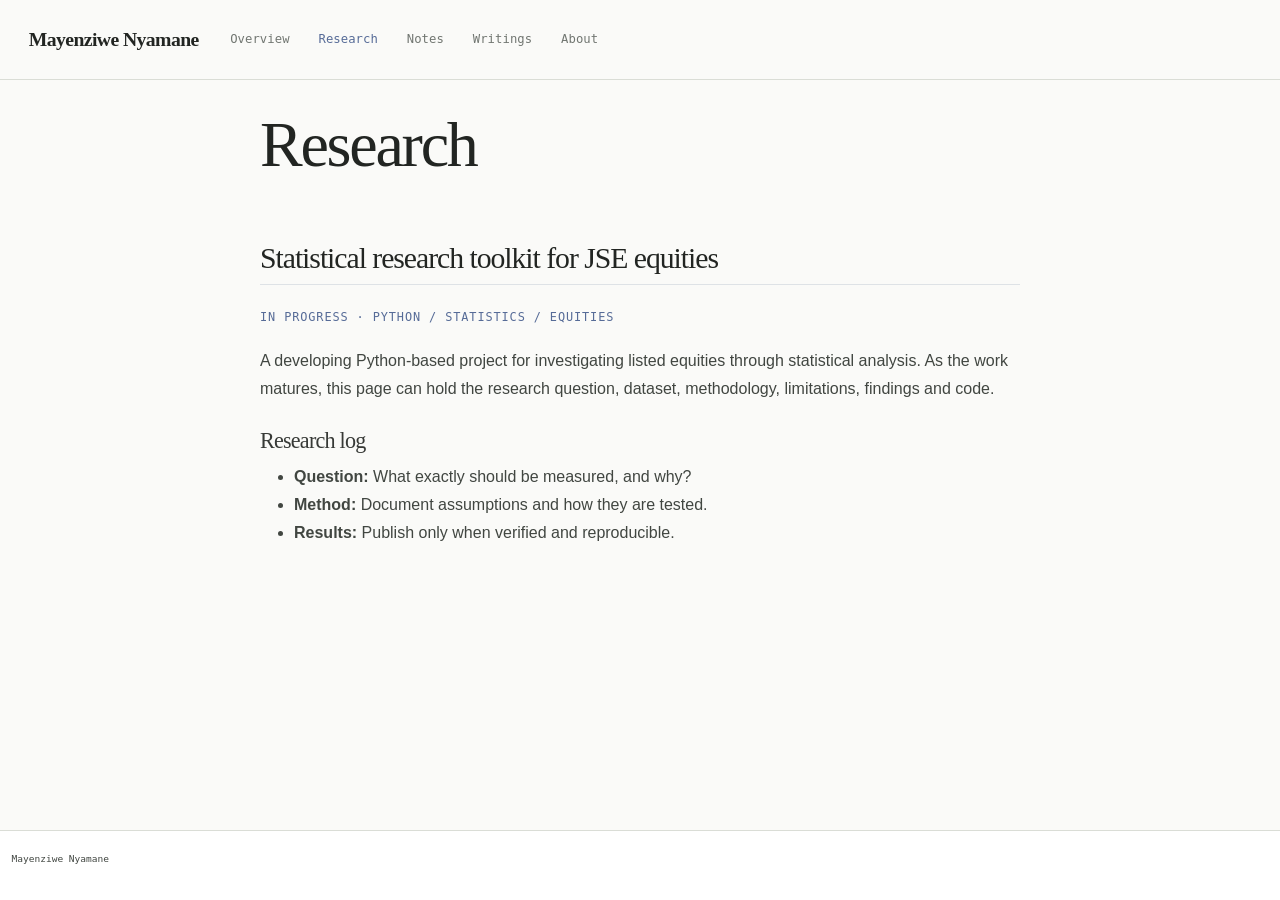
<file: research.html>
<!DOCTYPE html>
<html xmlns="http://www.w3.org/1999/xhtml" lang="en" xml:lang="en"><head>

<meta charset="utf-8">
<meta name="generator" content="quarto-1.11.9">

<meta name="viewport" content="width=device-width, initial-scale=1.0, user-scalable=yes">


<title>Research – Mayenziwe Nyamane</title>
<style>
/* Default styles provided by pandoc.
** See https://pandoc.org/MANUAL.html#variables-for-html for config info.
*/
span.smallcaps{font-variant: small-caps;}
div.columns{display: flex; gap: 1.5em;}
div.column{flex: auto;}
@media screen {
div.columns{gap: min(4vw, 1.5em);}
div.column{overflow-x: auto;}
}
div.hanging-indent{margin-left: 1.5em; text-indent: -1.5em;}
ul.task-list{list-style: none;}
ul.task-list li input[type="checkbox"] {
  width: 0.8em;
  margin: 0 0.8em 0.2em -1em; /* quarto-specific, see https://github.com/quarto-dev/quarto-cli/issues/4556 */ 
  vertical-align: middle;
}
</style>


<script src="site_libs/quarto-nav/quarto-nav.js"></script>
<script src="site_libs/quarto-nav/headroom.min.js"></script>
<script src="site_libs/clipboard/clipboard.min.js"></script>
<script src="site_libs/quarto-search/autocomplete.umd.js"></script>
<script src="site_libs/quarto-search/fuse.min.js"></script>
<script src="site_libs/quarto-search/quarto-search.js"></script>
<meta name="quarto:offset" content="./">
<script src="site_libs/quarto-html/quarto.js" type="module"></script>
<script src="site_libs/quarto-html/tabsets/tabsets.js" type="module"></script>
<script src="site_libs/quarto-html/scrollable-regions/scrollable-regions.js" type="module"></script>
<script src="site_libs/quarto-html/popper.min.js"></script>
<script src="site_libs/quarto-html/tippy.umd.min.js"></script>
<link href="site_libs/quarto-html/tippy.css" rel="stylesheet">
<link href="site_libs/quarto-html/quarto-syntax-highlighting-63b5708e65d6cd79cd7618c58d0c21e7.css" rel="stylesheet" id="quarto-text-highlighting-styles">
<script src="site_libs/bootstrap/bootstrap.min.js"></script>
<link href="site_libs/bootstrap/bootstrap-icons.css" rel="stylesheet">
<link href="site_libs/bootstrap/bootstrap-37c1080b37d724e606ce41e6485f1dd1.min.css" rel="stylesheet" append-hash="true" id="quarto-bootstrap" data-mode="light">
<script id="quarto-search-options" type="application/json">{
  "location": "navbar",
  "copy-button": false,
  "collapse-after": 3,
  "panel-placement": "end",
  "type": "overlay",
  "limit": 50,
  "keyboard-shortcut": [
    "f",
    "/",
    "s"
  ],
  "show-item-context": false,
  "language": {
    "search-no-results-text": "No results",
    "search-matching-documents-text": "matching documents",
    "search-copy-link-title": "Copy link to search",
    "search-hide-matches-text": "Hide additional matches",
    "search-more-match-text": "more match in this document",
    "search-more-matches-text": "more matches in this document",
    "search-clear-button-title": "Clear",
    "search-text-placeholder": "",
    "search-detached-cancel-button-title": "Cancel",
    "search-submit-button-title": "Submit",
    "search-label": "Search"
  }
}</script>


<link rel="stylesheet" href="styles.css">
</head>

<body class="nav-fixed fullcontent quarto-light"><a id="quarto-skip-link" class="visually-hidden-focusable" href="#quarto-document-content">Skip to main content</a>

<div id="quarto-search-results"></div>
  <header id="quarto-header" class="headroom fixed-top">
    <nav class="navbar navbar-expand-lg " data-bs-theme="dark" aria-label="Site">
      <div class="navbar-container container-fluid">
      <div class="navbar-brand-container mx-auto">
    <a class="navbar-brand" href="./index.html">
    <span class="navbar-title">Mayenziwe Nyamane</span>
    </a>
  </div>
          <button class="navbar-toggler" type="button" data-bs-toggle="collapse" data-bs-target="#navbarCollapse" aria-controls="navbarCollapse" aria-expanded="false" aria-label="Toggle navigation" onclick="if (window.quartoToggleHeadroom) { window.quartoToggleHeadroom(); }">
  <span class="navbar-toggler-icon"></span>
</button>
          <div class="collapse navbar-collapse" id="navbarCollapse">
            <ul class="navbar-nav navbar-nav-scroll me-auto">
  <li class="nav-item">
    <a class="nav-link" href="./index.html"> 
<span class="menu-text">Overview</span></a>
  </li>  
  <li class="nav-item">
    <a class="nav-link active" href="./research.html" aria-current="page"> 
<span class="menu-text">Research</span></a>
  </li>  
  <li class="nav-item">
    <a class="nav-link" href="./notes.html"> 
<span class="menu-text">Notes</span></a>
  </li>  
  <li class="nav-item">
    <a class="nav-link" href="./writings.html"> 
<span class="menu-text">Writings</span></a>
  </li>  
  <li class="nav-item">
    <a class="nav-link" href="./about.html"> 
<span class="menu-text">About</span></a>
  </li>  
</ul>
          </div> <!-- /navcollapse -->
            <div class="quarto-navbar-tools">
</div>
      </div> <!-- /container-fluid -->
    </nav>
</header>
<!-- content -->
<div id="quarto-content" class="quarto-container page-columns page-rows-contents page-layout-article page-navbar">
<!-- sidebar -->
<!-- margin-sidebar -->
    
<!-- main -->
<main class="content" id="quarto-document-content" tabindex="-1">

<header id="title-block-header" class="quarto-title-block default">
<div class="quarto-title">
<h1 class="title">Research</h1>
</div>



<div class="quarto-title-meta">

    
  
    
  </div>
  


</header>


<section id="statistical-research-toolkit-for-jse-equities" class="level2">
<h2 data-anchor-id="statistical-research-toolkit-for-jse-equities">Statistical research toolkit for JSE equities</h2>
<p><span class="status">IN PROGRESS · PYTHON / STATISTICS / EQUITIES</span></p>
<p>A developing Python-based project for investigating listed equities through statistical analysis. As the work matures, this page can hold the research question, dataset, methodology, limitations, findings and code.</p>
<section id="research-log" class="level3">
<h3 data-anchor-id="research-log">Research log</h3>
<ul>
<li><strong>Question:</strong> What exactly should be measured, and why?</li>
<li><strong>Method:</strong> Document assumptions and how they are tested.</li>
<li><strong>Results:</strong> Publish only when verified and reproducible.</li>
</ul>


</section>
</section>

</main> <!-- /main -->
<script id="quarto-html-after-body" type="application/javascript">
  window.document.addEventListener("DOMContentLoaded", function (event) {
    const isCodeAnnotation = (el) => {
      for (const clz of el.classList) {
        if (clz.startsWith('code-annotation-')) {                     
          return true;
        }
      }
      return false;
    }
    const onCopySuccess = function(e) {
      // button target
      const button = e.trigger;
      // don't keep focus
      button.blur();
      // flash "checked"
      button.classList.add('code-copy-button-checked');
      var currentTitle = button.getAttribute("title");
      button.setAttribute("title", "Copied!");
      let tooltip;
      if (window.bootstrap) {
        button.setAttribute("data-bs-toggle", "tooltip");
        button.setAttribute("data-bs-placement", "left");
        button.setAttribute("data-bs-title", "Copied!");
        tooltip = new bootstrap.Tooltip(button, 
          { trigger: "manual", 
            customClass: "code-copy-button-tooltip",
            offset: [0, -8]});
        tooltip.show();    
      }
      setTimeout(function() {
        if (tooltip) {
          tooltip.hide();
          button.removeAttribute("data-bs-title");
          button.removeAttribute("data-bs-toggle");
          button.removeAttribute("data-bs-placement");
        }
        button.setAttribute("title", currentTitle);
        button.classList.remove('code-copy-button-checked');
      }, 1000);
      // clear code selection
      e.clearSelection();
    }
    const getTextToCopy = function(trigger) {
      const outerScaffold = trigger.parentElement.cloneNode(true);
      const codeEl = outerScaffold.querySelector('code');
      for (const childEl of codeEl.children) {
        if (isCodeAnnotation(childEl)) {
          childEl.remove();
        }
      }
      return codeEl.innerText;
    }
    const clipboard = new window.ClipboardJS('.code-copy-button:not([data-in-quarto-modal])', {
      text: getTextToCopy
    });
    clipboard.on('success', onCopySuccess);
    if (window.document.getElementById('quarto-embedded-source-code-modal')) {
      const clipboardModal = new window.ClipboardJS('.code-copy-button[data-in-quarto-modal]', {
        text: getTextToCopy,
        container: window.document.getElementById('quarto-embedded-source-code-modal')
      });
      clipboardModal.on('success', onCopySuccess);
    }
      var localhostRegex = new RegExp(/^(?:http|https):\/\/localhost\:?[0-9]*\//);
      var mailtoRegex = new RegExp(/^mailto:/);
        var filterRegex = new RegExp("https:\/\/nyamane-9\.github\.io\/quant-research\/");
      var isInternal = (href) => {
          return filterRegex.test(href) || localhostRegex.test(href) || mailtoRegex.test(href);
      }
      // Inspect non-navigation links and adorn them if external
      window.quartoDecorateExternalLinks = function (root) {
     var links = (root || window.document).querySelectorAll('a[href]:not(.nav-link):not(.navbar-brand):not(.toc-action):not(.sidebar-link):not(.sidebar-item-toggle):not(.pagination-link):not(.no-external):not([aria-hidden]):not(.dropdown-item):not(.quarto-navigation-tool):not(.about-link)');
      for (var i=0; i<links.length; i++) {
        const link = links[i];
        if (!isInternal(link.href)) {
          // undo the damage that might have been done by quarto-nav.js in the case of
          // links that we want to consider external
          if (link.dataset.originalHref !== undefined) {
            link.href = link.dataset.originalHref;
          }
          if (!link.classList.contains('no-external-icon')) {
          }
        }
      }
      };
      window.quartoDecorateExternalLinks(window.document);
    // Esc closes the popup (WCAG 1.4.13) and focus leaving both trigger and
    // popup closes it (WCAG 2.4.11); tippy handles neither for interactive popups.
    const hideOnEscAndFocusOut = {
      name: 'hideOnEscAndFocusOut',
      defaultValue: true,
      fn(instance) {
        const dismiss = () => {
          // A show scheduled by the trigger delay would otherwise reopen it
          instance.clearDelayTimeouts();
          instance.hide();
        };
        const onKeyDown = (event) => {
          if (event.key !== 'Escape') {
            return;
          }
          // Keep Esc from also reaching page handlers (e.g. reveal.js overview),
          // except an open reveal.js slide menu, which Esc should close too.
          // The menu handles keys only when its keyboard option is on.
          const menuHandlesEsc = window.Reveal?.getPlugin?.('menu')?.isOpen() &&
            window.Reveal.getConfig().menu?.keyboard !== false;
          if (!menuHandlesEsc) {
            event.stopPropagation();
          }
          if (instance.popper.contains(window.document.activeElement)) {
            // Disabled while refocusing so the focus trigger does not reopen it
            instance.disable();
            instance.reference.focus();
            instance.enable();
          }
          dismiss();
        };
        const onFocusOut = (event) => {
          const target = event.relatedTarget;
          if (target && !instance.reference.contains(target) &&
              !instance.popper.contains(target)) {
            dismiss();
          }
        };
        // On the trigger too: a click trigger (code-annotations: select) has no
        // blur handling. Attached for the instance's lifetime so leaving the
        // trigger also cancels a show still pending on the trigger delay.
        instance.reference.addEventListener('focusout', onFocusOut);
        return {
          onShow() {
            window.document.addEventListener('keydown', onKeyDown, true);
            instance.popper.addEventListener('focusout', onFocusOut);
          },
          onHide() {
            window.document.removeEventListener('keydown', onKeyDown, true);
            instance.popper.removeEventListener('focusout', onFocusOut);
          },
          onDestroy() {
            instance.reference.removeEventListener('focusout', onFocusOut);
          },
        };
      },
    };
    function tippyHover(el, contentFn, onTriggerFn, onUntriggerFn) {
      const config = {
        allowHTML: true,
        maxWidth: 500,
        delay: 100,
        arrow: false,
        appendTo: function(el) {
            return el.parentElement;
        },
        interactive: true,
        interactiveBorder: 10,
        theme: 'quarto',
        placement: 'bottom-start',
        plugins: [hideOnEscAndFocusOut],
      };
      if (contentFn) {
        config.content = contentFn;
      }
      if (onTriggerFn) {
        config.onTrigger = onTriggerFn;
      }
      if (onUntriggerFn) {
        config.onUntrigger = onUntriggerFn;
      }
      window.tippy(el, config); 
    }
    const noterefs = window.document.querySelectorAll('a[role="doc-noteref"]');
    for (var i=0; i<noterefs.length; i++) {
      const ref = noterefs[i];
      tippyHover(ref, function() {
        // use id or data attribute instead here
        let href = ref.getAttribute('data-footnote-href') || ref.getAttribute('href');
        try { href = new URL(href).hash; } catch {}
        const id = href.replace(/^#\/?/, "");
        const note = window.document.getElementById(id);
        if (note) {
          return note.innerHTML;
        } else {
          return "";
        }
      });
    }
    const xrefs = window.document.querySelectorAll('a.quarto-xref');
    const processXRef = (id, note) => {
      // Strip column container classes
      const stripColumnClz = (el) => {
        el.classList.remove("page-full", "page-columns");
        if (el.children) {
          for (const child of el.children) {
            stripColumnClz(child);
          }
        }
      }
      stripColumnClz(note)
      if (id === null || id.startsWith('sec-')) {
        // Special case sections, only their first couple elements
        const container = document.createElement("div");
        if (note.children && note.children.length > 2) {
          container.appendChild(note.children[0].cloneNode(true));
          for (let i = 1; i < note.children.length; i++) {
            const child = note.children[i];
            if (child.tagName === "P" && child.innerText === "") {
              continue;
            } else {
              container.appendChild(child.cloneNode(true));
              break;
            }
          }
          if (window.Quarto?.typesetMath) {
            window.Quarto.typesetMath(container);
          }
          return container.innerHTML
        } else {
          if (window.Quarto?.typesetMath) {
            window.Quarto.typesetMath(note);
          }
          return note.innerHTML;
        }
      } else {
        // Remove any anchor links if they are present
        const anchorLink = note.querySelector('a.anchorjs-link');
        if (anchorLink) {
          anchorLink.remove();
        }
        if (window.Quarto?.typesetMath) {
          window.Quarto.typesetMath(note);
        }
        if (note.classList.contains("callout")) {
          return note.outerHTML;
        } else {
          return note.innerHTML;
        }
      }
    }
    for (var i=0; i<xrefs.length; i++) {
      const xref = xrefs[i];
      tippyHover(xref, undefined, function(instance) {
        instance.disable();
        let url = xref.getAttribute('href');
        let hash = undefined; 
        if (url.startsWith('#')) {
          hash = url;
        } else {
          try { hash = new URL(url).hash; } catch {}
        }
        if (hash) {
          const id = hash.replace(/^#\/?/, "");
          const note = window.document.getElementById(id);
          if (note !== null) {
            try {
              const html = processXRef(id, note.cloneNode(true));
              instance.setContent(html);
            } finally {
              instance.enable();
              instance.show();
            }
          } else {
            // See if we can fetch this
            fetch(url.split('#')[0])
            .then(res => res.text())
            .then(html => {
              const parser = new DOMParser();
              const htmlDoc = parser.parseFromString(html, "text/html");
              const note = htmlDoc.getElementById(id);
              if (note !== null) {
                const html = processXRef(id, note);
                instance.setContent(html);
              } 
            }).finally(() => {
              instance.enable();
              instance.show();
            });
          }
        } else {
          // See if we can fetch a full url (with no hash to target)
          // This is a special case and we should probably do some content thinning / targeting
          fetch(url)
          .then(res => res.text())
          .then(html => {
            const parser = new DOMParser();
            const htmlDoc = parser.parseFromString(html, "text/html");
            const note = htmlDoc.querySelector('main.content');
            if (note !== null) {
              // This should only happen for chapter cross references
              // (since there is no id in the URL)
              // remove the first header
              if (note.children.length > 0 && note.children[0].tagName === "HEADER") {
                note.children[0].remove();
              }
              const html = processXRef(null, note);
              instance.setContent(html);
            } 
          }).finally(() => {
            instance.enable();
            instance.show();
          });
        }
      }, function(instance) {
      });
    }
        let selectedAnnoteEl;
        const selectorForAnnotation = ( cell, annotation) => {
          let cellAttr = 'data-code-cell="' + cell + '"';
          let lineAttr = 'data-code-annotation="' +  annotation + '"';
          const selector = 'span[' + cellAttr + '][' + lineAttr + ']';
          return selector;
        }
        const selectCodeLines = (annoteEl) => {
          const doc = window.document;
          const targetCell = annoteEl.getAttribute("data-target-cell");
          const targetAnnotation = annoteEl.getAttribute("data-target-annotation");
          const annoteSpan = window.document.querySelector(selectorForAnnotation(targetCell, targetAnnotation));
          const lines = annoteSpan.getAttribute("data-code-lines").split(",");
          const lineIds = lines.map((line) => {
            return targetCell + "-" + line;
          })
          // Each band is positioned against its own containing block, which is
          // not the offsetParent of the lines, so place it from client rects.
          const placeBand = (band, firstEl, lastEl, codeBlock) => {
            const container = band.offsetParent;
            if (container === null) {
              return;
            }
            const containerRect = container.getBoundingClientRect();
            // Reveal.js scales slides with a transform, so convert client
            // pixels back to the CSS pixels of the container.
            const scale = containerRect.height / container.offsetHeight || 1;
            const firstRect = firstEl.getBoundingClientRect();
            const lastRect = lastEl.getBoundingClientRect();
            const top = (firstRect.top - containerRect.top) / scale - container.clientTop + container.scrollTop;
            const height = (lastRect.bottom - firstRect.top) / scale;
            band.style.top = top - 2 + "px";
            band.style.height = height + 4 + "px";
            if (codeBlock) {
              // Without the copy button wrapper, the containing block is wider
              // than the code block, so span the code block explicitly.
              const blockRect = codeBlock.getBoundingClientRect();
              band.style.left = (blockRect.left - containerRect.left) / scale - container.clientLeft + container.scrollLeft + "px";
              band.style.width = blockRect.width / scale + "px";
            }
          };
          if (lineIds.length > 0) {
            const el = window.document.getElementById(lineIds[0]);
            const lastEl = window.document.getElementById(lineIds[lineIds.length - 1]);
            const parent = el.parentElement.parentElement;
            // cook up a div (if necessary) and position it
            let div = window.document.getElementById("code-annotation-line-highlight");
            if (div === null) {
              div = window.document.createElement("div");
              div.setAttribute("id", "code-annotation-line-highlight");
              div.style.position = 'absolute';
              parent.appendChild(div);
            }
            placeBand(div, el, lastEl, parent.closest("div.sourceCode") || parent);
            let gutterDiv = window.document.getElementById("code-annotation-line-highlight-gutter");
            if (gutterDiv === null) {
              gutterDiv = window.document.createElement("div");
              gutterDiv.setAttribute("id", "code-annotation-line-highlight-gutter");
              gutterDiv.style.position = 'absolute';
              const codeCell = window.document.getElementById(targetCell);
              const gutter = codeCell.querySelector('.code-annotation-gutter');
              gutter.appendChild(gutterDiv);
            }
            placeBand(gutterDiv, el, lastEl);
            selectedAnnoteEl = annoteEl;
          }
        };
        const unselectCodeLines = () => {
          const elementsIds = ["code-annotation-line-highlight", "code-annotation-line-highlight-gutter"];
          elementsIds.forEach((elId) => {
            const div = window.document.getElementById(elId);
            if (div) {
              div.remove();
            }
          });
          selectedAnnoteEl = undefined;
        };
          // Handle positioning of the toggle
      window.addEventListener(
        "resize",
        throttle(() => {
          elRect = undefined;
          if (selectedAnnoteEl) {
            selectCodeLines(selectedAnnoteEl);
          }
        }, 10)
      );
      function throttle(fn, ms) {
      let throttle = false;
      let timer;
        return (...args) => {
          if(!throttle) { // first call gets through
              fn.apply(this, args);
              throttle = true;
          } else { // all the others get throttled
              if(timer) clearTimeout(timer); // cancel #2
              timer = setTimeout(() => {
                fn.apply(this, args);
                timer = throttle = false;
              }, ms);
          }
        };
      }
        // Attach click handler to the DT
        const annoteDls = window.document.querySelectorAll('dt[data-target-cell]');
        for (const annoteDlNode of annoteDls) {
          annoteDlNode.addEventListener('click', (event) => {
            const clickedEl = event.target;
            if (clickedEl !== selectedAnnoteEl) {
              unselectCodeLines();
              const activeEl = window.document.querySelector('dt[data-target-cell].code-annotation-active');
              if (activeEl) {
                activeEl.classList.remove('code-annotation-active');
              }
              selectCodeLines(clickedEl);
              clickedEl.classList.add('code-annotation-active');
            } else {
              // Unselect the line
              unselectCodeLines();
              clickedEl.classList.remove('code-annotation-active');
            }
          });
        }
    const findCites = (el) => {
      const parentEl = el.parentElement;
      if (parentEl) {
        const cites = parentEl.dataset.cites;
        if (cites) {
          return {
            el,
            cites: cites.split(' ')
          };
        } else {
          return findCites(el.parentElement)
        }
      } else {
        return undefined;
      }
    };
    var bibliorefs = window.document.querySelectorAll('a[role="doc-biblioref"]');
    for (var i=0; i<bibliorefs.length; i++) {
      const ref = bibliorefs[i];
      const citeInfo = findCites(ref);
      if (citeInfo) {
        tippyHover(citeInfo.el, function() {
          var popup = window.document.createElement('div');
          citeInfo.cites.forEach(function(cite) {
            var citeDiv = window.document.createElement('div');
            citeDiv.classList.add('hanging-indent');
            citeDiv.classList.add('csl-entry');
            var biblioDiv = window.document.getElementById('ref-' + cite);
            if (biblioDiv) {
              citeDiv.innerHTML = biblioDiv.innerHTML;
            }
            popup.appendChild(citeDiv);
          });
          return popup.innerHTML;
        });
      }
    }
  });
  </script>
  <script type="application/javascript">
  window.quartoScrollableRegionsLabels = {"code":"Scrollable code","output":"Scrollable output"};
  </script>
</div> <!-- /content -->
<footer class="footer">
  <div class="nav-footer">
    <div class="nav-footer-left">
<p>Mayenziwe Nyamane</p>
</div>   
    <div class="nav-footer-center">
      &nbsp;
    </div>
    <div class="nav-footer-right">
      &nbsp;
    </div>
  </div>
</footer>




</body></html>
</file>
<file: site_libs/quarto-html/tippy.css>
.tippy-box[data-animation=fade][data-state=hidden]{opacity:0}[data-tippy-root]{max-width:calc(100vw - 10px)}.tippy-box{position:relative;background-color:#333;color:#fff;border-radius:4px;font-size:14px;line-height:1.4;white-space:normal;outline:0;transition-property:transform,visibility,opacity}.tippy-box[data-placement^=top]>.tippy-arrow{bottom:0}.tippy-box[data-placement^=top]>.tippy-arrow:before{bottom:-7px;left:0;border-width:8px 8px 0;border-top-color:initial;transform-origin:center top}.tippy-box[data-placement^=bottom]>.tippy-arrow{top:0}.tippy-box[data-placement^=bottom]>.tippy-arrow:before{top:-7px;left:0;border-width:0 8px 8px;border-bottom-color:initial;transform-origin:center bottom}.tippy-box[data-placement^=left]>.tippy-arrow{right:0}.tippy-box[data-placement^=left]>.tippy-arrow:before{border-width:8px 0 8px 8px;border-left-color:initial;right:-7px;transform-origin:center left}.tippy-box[data-placement^=right]>.tippy-arrow{left:0}.tippy-box[data-placement^=right]>.tippy-arrow:before{left:-7px;border-width:8px 8px 8px 0;border-right-color:initial;transform-origin:center right}.tippy-box[data-inertia][data-state=visible]{transition-timing-function:cubic-bezier(.54,1.5,.38,1.11)}.tippy-arrow{width:16px;height:16px;color:#333}.tippy-arrow:before{content:"";position:absolute;border-color:transparent;border-style:solid}.tippy-content{position:relative;padding:5px 9px;z-index:1}
</file>
<file: site_libs/quarto-html/quarto-syntax-highlighting-63b5708e65d6cd79cd7618c58d0c21e7.css>
/* quarto syntax highlight colors */
:root {
  --quarto-hl-ot-color: #003B4F;
  --quarto-hl-at-color: #657422;
  --quarto-hl-ss-color: #20794D;
  --quarto-hl-an-color: #5E5E5E;
  --quarto-hl-fu-color: #4758AB;
  --quarto-hl-st-color: #20794D;
  --quarto-hl-cf-color: #003B4F;
  --quarto-hl-op-color: #5E5E5E;
  --quarto-hl-er-color: #AD0000;
  --quarto-hl-bn-color: #AD0000;
  --quarto-hl-al-color: #AD0000;
  --quarto-hl-va-color: #111111;
  --quarto-hl-bu-color: inherit;
  --quarto-hl-ex-color: inherit;
  --quarto-hl-pp-color: #AD0000;
  --quarto-hl-in-color: #5E5E5E;
  --quarto-hl-vs-color: #20794D;
  --quarto-hl-wa-color: #5E5E5E;
  --quarto-hl-do-color: #5E5E5E;
  --quarto-hl-im-color: #00769E;
  --quarto-hl-ch-color: #20794D;
  --quarto-hl-dt-color: #AD0000;
  --quarto-hl-fl-color: #AD0000;
  --quarto-hl-co-color: #5E5E5E;
  --quarto-hl-cv-color: #5E5E5E;
  --quarto-hl-cn-color: #8f5902;
  --quarto-hl-sc-color: #5E5E5E;
  --quarto-hl-dv-color: #AD0000;
  --quarto-hl-kw-color: #003B4F;
}

/* other quarto variables */
:root {
  --quarto-font-monospace: SFMono-Regular, Menlo, Monaco, Consolas, "Liberation Mono", "Courier New", monospace;
}

/* syntax highlight based on Pandoc's rules */
pre > code.sourceCode > span {
  color: #003B4F;
}

code.sourceCode > span {
  color: #003B4F;
}

div.sourceCode,
div.sourceCode pre.sourceCode {
  color: #003B4F;
}

/* Normal */
code span {
  color: #003B4F;
}

/* Alert */
code span.al {
  color: #AD0000;
  font-style: inherit;
}

/* Annotation */
code span.an {
  color: #5E5E5E;
  font-style: inherit;
}

/* Attribute */
code span.at {
  color: #657422;
  font-style: inherit;
}

/* BaseN */
code span.bn {
  color: #AD0000;
  font-style: inherit;
}

/* BuiltIn */
code span.bu {
  font-style: inherit;
}

/* ControlFlow */
code span.cf {
  color: #003B4F;
  font-weight: bold;
  font-style: inherit;
}

/* Char */
code span.ch {
  color: #20794D;
  font-style: inherit;
}

/* Constant */
code span.cn {
  color: #8f5902;
  font-style: inherit;
}

/* Comment */
code span.co {
  color: #5E5E5E;
  font-style: inherit;
}

/* CommentVar */
code span.cv {
  color: #5E5E5E;
  font-style: italic;
}

/* Documentation */
code span.do {
  color: #5E5E5E;
  font-style: italic;
}

/* DataType */
code span.dt {
  color: #AD0000;
  font-style: inherit;
}

/* DecVal */
code span.dv {
  color: #AD0000;
  font-style: inherit;
}

/* Error */
code span.er {
  color: #AD0000;
  font-style: inherit;
}

/* Extension */
code span.ex {
  font-style: inherit;
}

/* Float */
code span.fl {
  color: #AD0000;
  font-style: inherit;
}

/* Function */
code span.fu {
  color: #4758AB;
  font-style: inherit;
}

/* Import */
code span.im {
  color: #00769E;
  font-style: inherit;
}

/* Information */
code span.in {
  color: #5E5E5E;
  font-style: inherit;
}

/* Keyword */
code span.kw {
  color: #003B4F;
  font-weight: bold;
  font-style: inherit;
}

/* Operator */
code span.op {
  color: #5E5E5E;
  font-style: inherit;
}

/* Other */
code span.ot {
  color: #003B4F;
  font-style: inherit;
}

/* Preprocessor */
code span.pp {
  color: #AD0000;
  font-style: inherit;
}

/* SpecialChar */
code span.sc {
  color: #5E5E5E;
  font-style: inherit;
}

/* SpecialString */
code span.ss {
  color: #20794D;
  font-style: inherit;
}

/* String */
code span.st {
  color: #20794D;
  font-style: inherit;
}

/* Variable */
code span.va {
  color: #111111;
  font-style: inherit;
}

/* VerbatimString */
code span.vs {
  color: #20794D;
  font-style: inherit;
}

/* Warning */
code span.wa {
  color: #5E5E5E;
  font-style: italic;
}

.prevent-inlining {
  content: "</";
}

/*# sourceMappingURL=054cc16b9e9817627be6994582d2ffb5.css.map */
</file>
<file: styles.css>
/* EDITORIAL RESEARCH — Quarto theme
   System fonts only. No JS, external font calls or image dependencies. */
:root {
  --paper: #FAFAF8;
  --ink: #222522;
  --graphite: #717671;
  --hairline: #DADDD6;
  --accent: #566B97;
  --serif: "Iowan Old Style", Baskerville, Georgia, serif;
  --sans: -apple-system, BlinkMacSystemFont, "Segoe UI", Helvetica, Arial, sans-serif;
  --mono: ui-monospace, "SFMono-Regular", Menlo, Consolas, monospace;
}

html { scroll-behavior: smooth; }
body {
  background: var(--paper);
  color: var(--ink);
  font-family: var(--sans);
  font-size: 16px;
  line-height: 1.75;
  -webkit-font-smoothing: antialiased;
}
::selection { background: #DFE5F1; color: var(--ink); }

/* Quiet navigation */
.navbar {
  background: var(--paper) !important;
  border-bottom: 1px solid var(--hairline);
  box-shadow: none !important;
  padding: 1rem 4vw;
}
.navbar-brand {
  font-family: var(--serif);
  font-size: 1.16rem;
  letter-spacing: -.03em;
  font-weight: 600;
  color: var(--ink) !important;
}
.navbar .nav-link {
  font-family: var(--mono);
  font-size: .72rem;
  letter-spacing: .005em;
  color: var(--graphite) !important;
  padding: .45rem .85rem !important;
  transition: color .2s ease;
}
.navbar .nav-link:hover,
.navbar .nav-link.active,
.navbar .nav-link[aria-current="page"] {
  color: var(--accent) !important;
}
.navbar-toggler { border: 0; box-shadow: none !important; }

/* Reading column */
main.content {
  max-width: 760px;
  margin-inline: auto;
  padding: 3.5rem 0 6rem;
}
#title-block-header { margin-bottom: 3.4rem; }
.quarto-title h1.title,
h1, h2, h3 {
  font-family: var(--serif);
  color: var(--ink);
  font-weight: 500;
  letter-spacing: -.035em;
}
.quarto-title h1.title { font-size: clamp(2.8rem, 5vw, 4rem); line-height: 1.14; }
.quarto-title .subtitle { color: var(--graphite); font-size: 1rem; margin-top: 1rem; }
h2 { font-size: 1.75rem; margin-top: 3.2rem; }
h3 { font-size: 1.3rem; }
p, li { color: #414641; }
a { color: var(--accent); text-decoration-color: #A9B4CB; text-underline-offset: 4px; }
a:hover { color: #344B7B; text-decoration-color: currentColor; }
code, pre, .sourceCode { font-family: var(--mono); }
code:not(pre code) { background: #ECEEEA; color: #39433C; padding: .12rem .3rem; }
pre { border: 1px solid var(--hairline); border-radius: 2px; }
blockquote { border-left: 1px solid var(--accent); padding-left: 1.25rem; color: var(--graphite); }
hr { border-color: var(--hairline); opacity: 1; }

/* Landing page: editorial scale, flat project index */
.home-page #title-block-header { display: none; }
.home-page main.content { max-width: 1000px; padding-top: clamp(4rem, 10vw, 8rem); }
.eyebrow, .item-tag, .status, .closing-note {
  font-family: var(--mono);
  font-size: .7rem;
  letter-spacing: .075em;
  color: var(--graphite);
}
.eyebrow { margin-bottom: 1.6rem; }
.home-page h1.hero-title {
  font-size: clamp(3.25rem, 7.5vw, 6.4rem);
  line-height: 1.06;
  max-width: 960px;
  margin: 0;
  letter-spacing: -.062em;
  animation: gentle-appear .55s ease both;
}
.hero-description {
  max-width: 625px;
  font-size: clamp(1.08rem, 2vw, 1.32rem);
  line-height: 1.7;
  margin: 2rem 0 1.7rem;
}
.hero-description p { color: #555B55; }
a.quiet-link {
  font-family: var(--mono);
  font-size: .77rem;
  color: var(--ink);
  text-decoration: none;
  border-bottom: 1px solid var(--hairline);
  padding-bottom: .3rem;
  transition: border-color .18s, color .18s;
}
a.quiet-link:hover { color: var(--accent); border-color: var(--accent); }
h2.section-title {
  font-family: var(--mono);
  font-size: .72rem;
  letter-spacing: .09em;
  font-weight: 500;
  text-transform: uppercase;
  border-bottom: 1px solid var(--hairline);
  margin: 7.5rem 0 0;
  padding-bottom: 1rem;
}
.research-item {
  display: grid;
  grid-template-columns: 180px minmax(0, 1fr);
  gap: 1.5rem;
  padding: 2.1rem 0;
  border-bottom: 1px solid var(--hairline);
}
.research-item .item-tag { padding-top: .35rem; }
.research-item h3 { font-size: clamp(1.45rem, 2.8vw, 2rem); margin: 0 0 .7rem; }
.research-item h3 a {
  color: var(--ink);
  text-decoration: none;
  transition: color .2s ease;
}
.research-item:hover h3 a { color: var(--accent); }
.research-item p { margin: 0 0 .9rem; max-width: 610px; }
.status { color: var(--accent); }
.closing-note { margin-top: 4rem; text-transform: none; letter-spacing: .02em; }

/* Footer and accessible motion */
.nav-footer {
  border-top: 1px solid var(--hairline);
  font-family: var(--mono);
  font-size: .68rem;
  color: var(--graphite);
  padding: 1.2rem 4vw;
}
@keyframes gentle-appear {
  from { opacity: 0; transform: translateY(7px); }
  to { opacity: 1; transform: translateY(0); }
}
@media (max-width: 767px) {
  .navbar { padding: .85rem 5vw; }
  main.content, .home-page main.content { padding: 3.2rem 1.1rem 5rem; }
  .home-page h1.hero-title { font-size: clamp(3rem, 13vw, 4.5rem); }
  h2.section-title { margin-top: 5rem; }
  .research-item { grid-template-columns: 1fr; gap: .45rem; padding: 1.7rem 0; }
  .nav-footer { padding: 1.25rem 5vw; }
}
@media (prefers-reduced-motion: reduce) {
  html { scroll-behavior: auto; }
  *, *::before, *::after { animation: none !important; transition: none !important; }
}


/* Editorial contact links */

main a {
  color: #566B97;
  text-decoration: none;
  border-bottom: 1px solid #C4CAD5;
  padding-bottom: 2px;
  transition: color 180ms ease, border-color 180ms ease;
}

main a:hover {
  color: #222522;
  border-bottom-color: #222522;
}


/* Writings — editorial alignment */

.writings-page main.content {
  max-width: 760px;
  width: 100%;
  margin-inline: auto;
}

.writings-page .quarto-listing {
  width: 100%;
  max-width: 100%;
}

/* Flat editorial listing */

.writings-page .quarto-listing-default .quarto-post {
  display: flex;
  flex-direction: column;
  gap: 0.35rem;
  padding: 1.5rem 0;
  border-bottom: 1px solid var(--hairline);
}

.writings-page .quarto-post .body,
.writings-page .quarto-post .metadata {
  width: 100%;
  flex: none;
}

.writings-page .quarto-post .metadata {
  font-family: var(--mono);
  font-size: 0.7rem;
  color: var(--graphite);
}

/* Mobile spacing */

@media (max-width: 767px) {
  .writings-page main.content {
    padding-inline: 1.1rem;
  }
}


/* Notes — consistent editorial alignment */

.notes-page main.content {
  max-width: 760px;
  width: 100%;
  margin-inline: auto;
}

.notes-page .quarto-listing {
  width: 100%;
  max-width: 100%;
}
</file>
